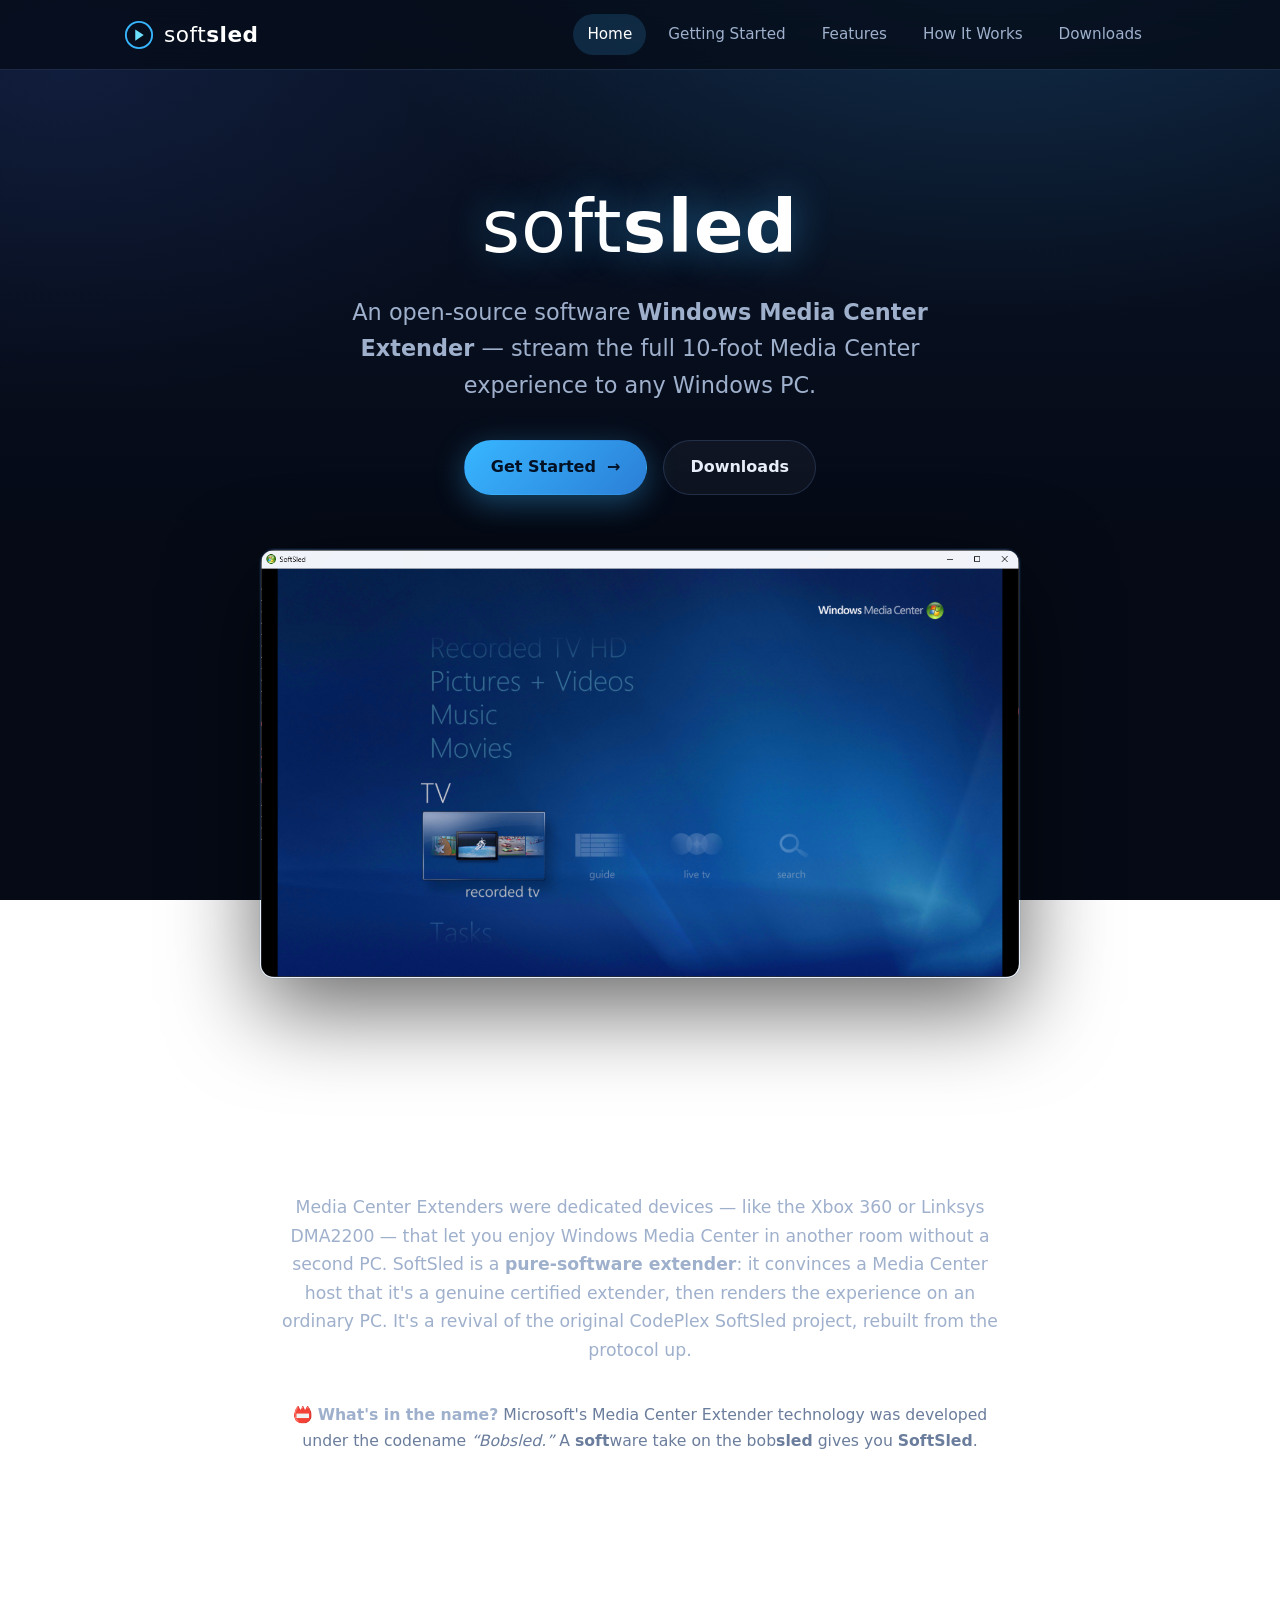
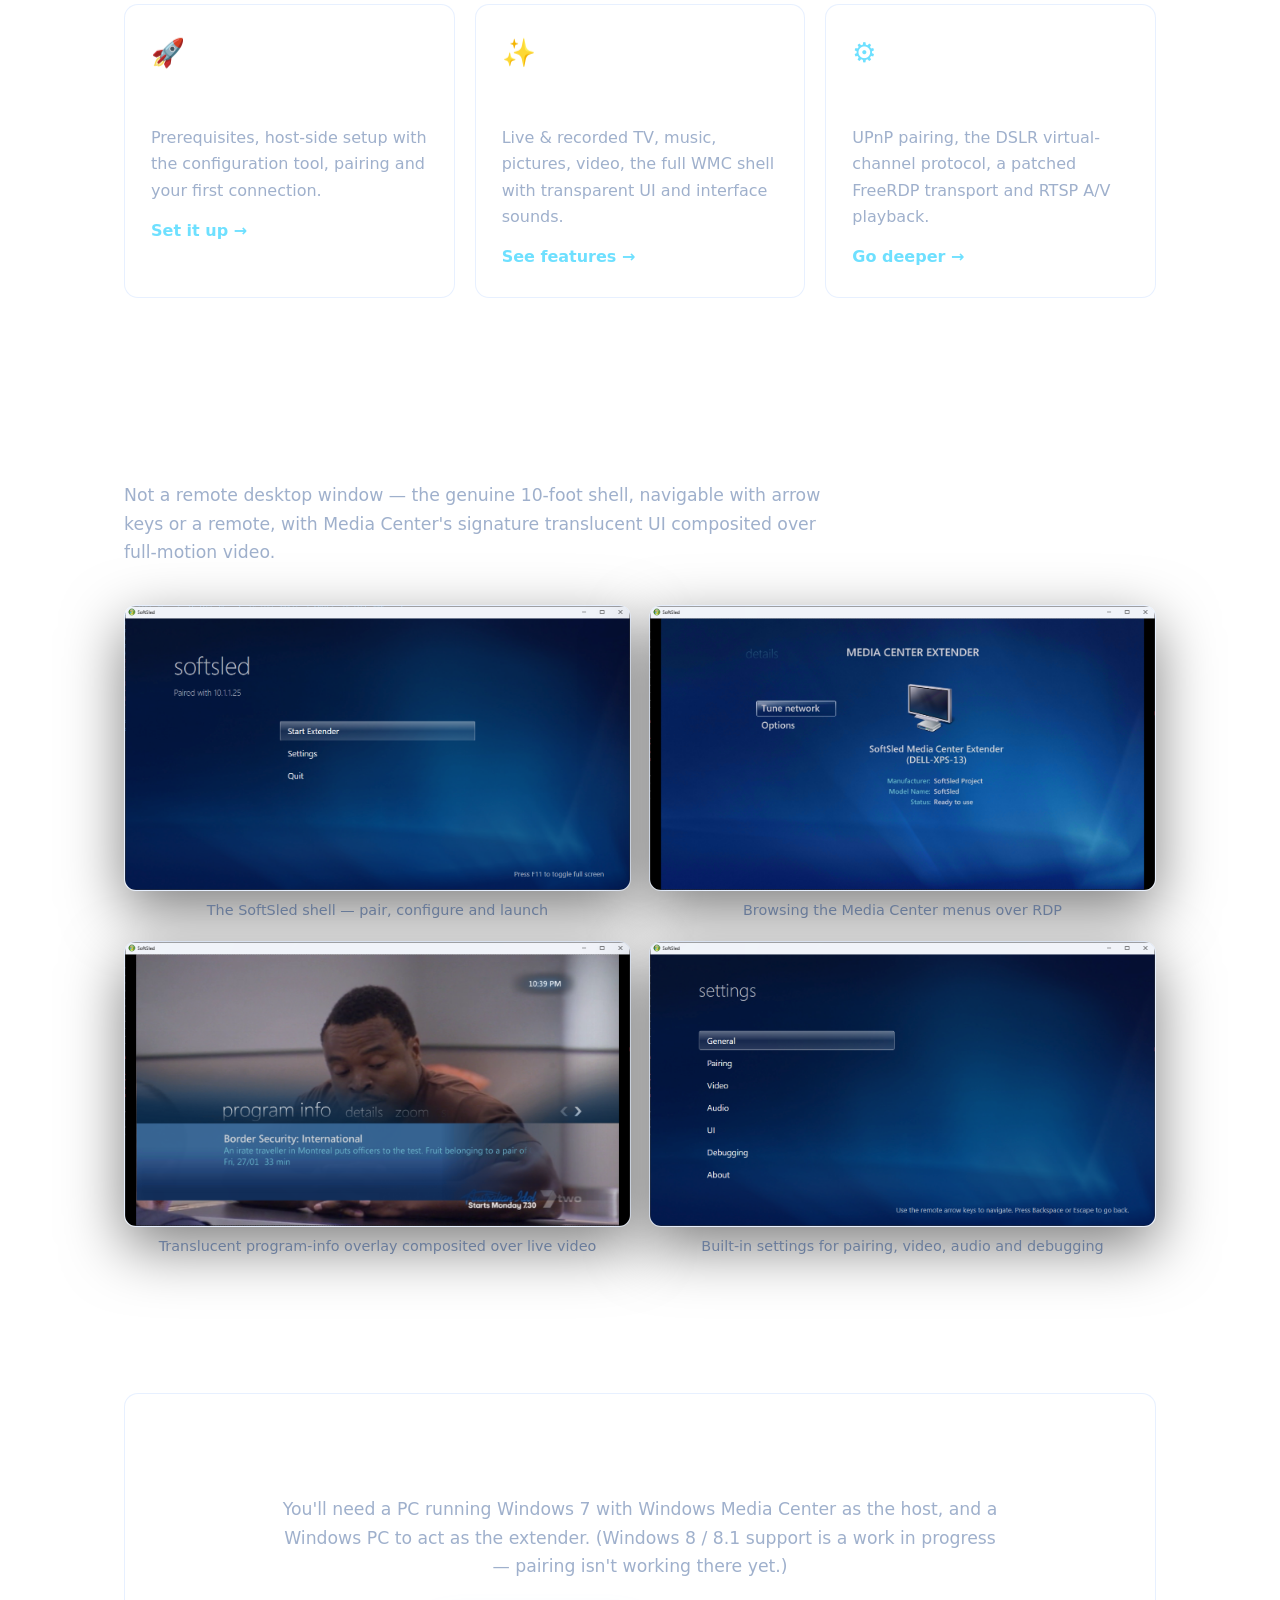
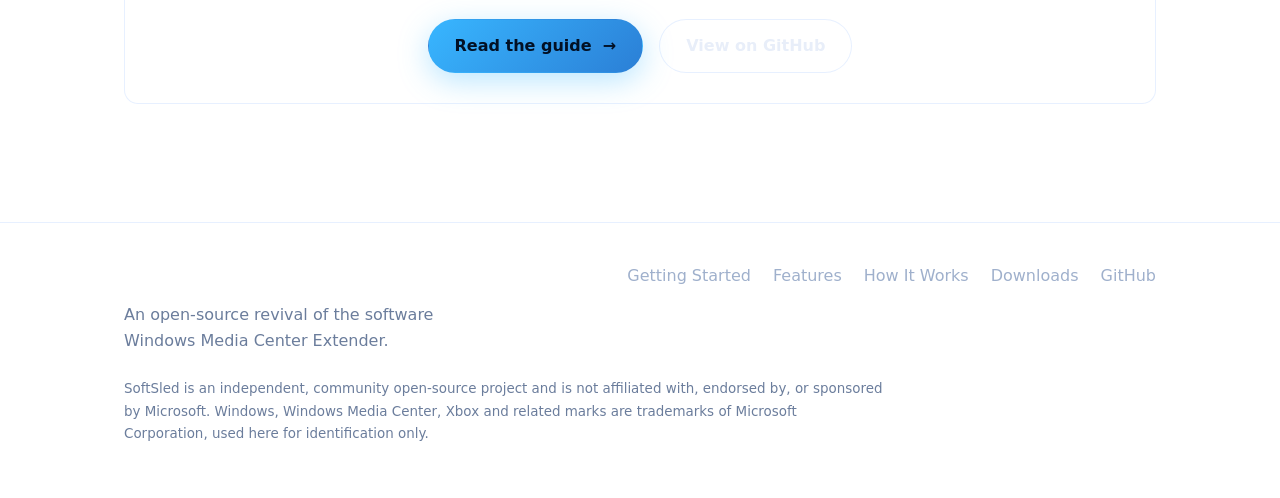
<file: index.html>
<!DOCTYPE html>
<html lang="en">
<head>
<meta charset="UTF-8">
<meta name="viewport" content="width=device-width, initial-scale=1.0">
<title>SoftSled — Open-source Windows Media Center Extender</title>
<meta name="description" content="SoftSled is an open-source software Windows Media Center Extender. Stream the full Media Center 10-foot experience — live & recorded TV, music, pictures and video — to any Windows PC.">
<link rel="preconnect" href="https://github.com">
<link rel="stylesheet" href="assets/css/style.css">
<link rel="icon" href="data:image/svg+xml,%3Csvg xmlns='http://www.w3.org/2000/svg' viewBox='0 0 32 32'%3E%3Ccircle cx='16' cy='16' r='15' fill='%23050a16' stroke='%2338b6ff' stroke-width='2'/%3E%3Cpath d='M11 10v12l10-6z' fill='%2338b6ff'/%3E%3C/svg%3E">
</head>
<body>

<header class="site">
  <nav class="nav" id="nav">
    <a href="index.html" class="brand">
      <span class="logo">
        <svg width="30" height="30" viewBox="0 0 32 32"><circle cx="16" cy="16" r="14" fill="none" stroke="#38b6ff" stroke-width="2"/><path d="M12 10v12l9-6z" fill="#6ee0ff"/></svg>
      </span>
      <span>soft<b>sled</b></span>
    </a>
    <a class="navlink active" href="index.html">Home</a>
    <a class="navlink" href="getting-started.html">Getting Started</a>
    <a class="navlink" href="features.html">Features</a>
    <a class="navlink" href="how-it-works.html">How It Works</a>
    <a class="navlink" href="downloads.html">Downloads</a>
    <button class="nav-toggle" aria-label="Menu" onclick="document.getElementById('nav').classList.toggle('open')">☰</button>
  </nav>
</header>

<section class="hero">
  <div class="container">
    <h1 class="glow">soft<b>sled</b></h1>
    <p class="tagline">An open-source software <strong>Windows Media Center Extender</strong> — stream the full 10-foot Media Center experience to any Windows PC.</p>
    <div class="btn-row">
      <a class="btn btn-primary" href="getting-started.html">Get Started &nbsp;→</a>
      <a class="btn btn-ghost" href="downloads.html">Downloads</a>
    </div>
    <p style="margin-top:54px"><img class="shot-hero" src="assets/img/wmc-home.png" alt="Windows Media Center home screen running through SoftSled"></p>
  </div>
</section>

<section>
  <div class="container center">
    <h2 class="section-title">What is <b>SoftSled</b>?</h2>
    <p class="section-lede">Media Center Extenders were dedicated devices — like the Xbox 360 or Linksys DMA2200 — that let you enjoy Windows Media Center in another room without a second PC. SoftSled is a <strong>pure-software extender</strong>: it convinces a Media Center host that it's a genuine certified extender, then renders the experience on an ordinary PC. It's a revival of the original CodePlex SoftSled project, rebuilt from the protocol up.</p>
    <p class="section-lede" style="font-size:0.98rem;color:var(--text-faint)">📛 <strong style="color:var(--text-dim)">What's in the name?</strong> Microsoft's Media Center Extender technology was developed under the codename <em>“Bobsled.”</em> A <strong>soft</strong>ware take on the bob<strong>sled</strong> gives you <strong>SoftSled</strong>.</p>
  </div>
</section>

<section>
  <div class="container">
    <div class="grid grid-3">
      <a class="card link-card" href="getting-started.html">
        <span class="ico">🚀</span>
        <h3>Getting Started</h3>
        <p>Prerequisites, host-side setup with the configuration tool, pairing and your first connection.</p>
        <span class="more">Set it up →</span>
      </a>
      <a class="card link-card" href="features.html">
        <span class="ico">✨</span>
        <h3>Features</h3>
        <p>Live & recorded TV, music, pictures, video, the full WMC shell with transparent UI and interface sounds.</p>
        <span class="more">See features →</span>
      </a>
      <a class="card link-card" href="how-it-works.html">
        <span class="ico">⚙️</span>
        <h3>How It Works</h3>
        <p>UPnP pairing, the DSLR virtual-channel protocol, a patched FreeRDP transport and RTSP A/V playback.</p>
        <span class="more">Go deeper →</span>
      </a>
    </div>
  </div>
</section>

<section>
  <div class="container">
    <h2 class="section-title">The real Media Center experience</h2>
    <p class="section-lede">Not a remote desktop window — the genuine 10-foot shell, navigable with arrow keys or a remote, with Media Center's signature translucent UI composited over full-motion video.</p>
    <div class="gallery">
      <figure>
        <img class="shot" src="assets/img/shell-landing.png" alt="SoftSled landing screen showing pairing status and Start Extender button">
        <figcaption>The SoftSled shell — pair, configure and launch</figcaption>
      </figure>
      <figure>
        <img class="shot" src="assets/img/wmc-tv.png" alt="Media Center TV menu strip">
        <figcaption>Browsing the Media Center menus over RDP</figcaption>
      </figure>
      <figure>
        <img class="shot" src="assets/img/wmc-playback.png" alt="Live TV playback with translucent program-info overlay">
        <figcaption>Translucent program-info overlay composited over live video</figcaption>
      </figure>
      <figure>
        <img class="shot" src="assets/img/settings.png" alt="SoftSled settings screen">
        <figcaption>Built-in settings for pairing, video, audio and debugging</figcaption>
      </figure>
    </div>
  </div>
</section>

<section>
  <div class="container center">
    <div class="panel">
      <h2 class="section-title">Ready to try it?</h2>
      <p class="section-lede center">You'll need a PC running Windows&nbsp;7 with Windows Media Center as the host, and a Windows PC to act as the extender. (Windows&nbsp;8&nbsp;/&nbsp;8.1 support is a work in progress — pairing isn't working there yet.)</p>
      <div class="btn-row">
        <a class="btn btn-primary" href="getting-started.html">Read the guide &nbsp;→</a>
        <a class="btn btn-ghost" href="https://github.com/L2N6H5B3/SoftSled2">View on GitHub</a>
      </div>
    </div>
  </div>
</section>

<footer class="site">
  <div class="container">
    <div class="foot-grid">
      <div>
        <div class="brand" style="font-size:1.15rem">soft<b>sled</b></div>
        <p style="margin:8px 0 0;max-width:340px">An open-source revival of the software Windows Media Center Extender.</p>
      </div>
      <div class="foot-links">
        <a href="getting-started.html">Getting Started</a>
        <a href="features.html">Features</a>
        <a href="how-it-works.html">How It Works</a>
        <a href="downloads.html">Downloads</a>
        <a href="https://github.com/L2N6H5B3/SoftSled2">GitHub</a>
      </div>
    </div>
    <p class="disclaimer">SoftSled is an independent, community open-source project and is not affiliated with, endorsed by, or sponsored by Microsoft. Windows, Windows Media Center, Xbox and related marks are trademarks of Microsoft Corporation, used here for identification only.</p>
  </div>
</footer>

</body>
</html>
</file>
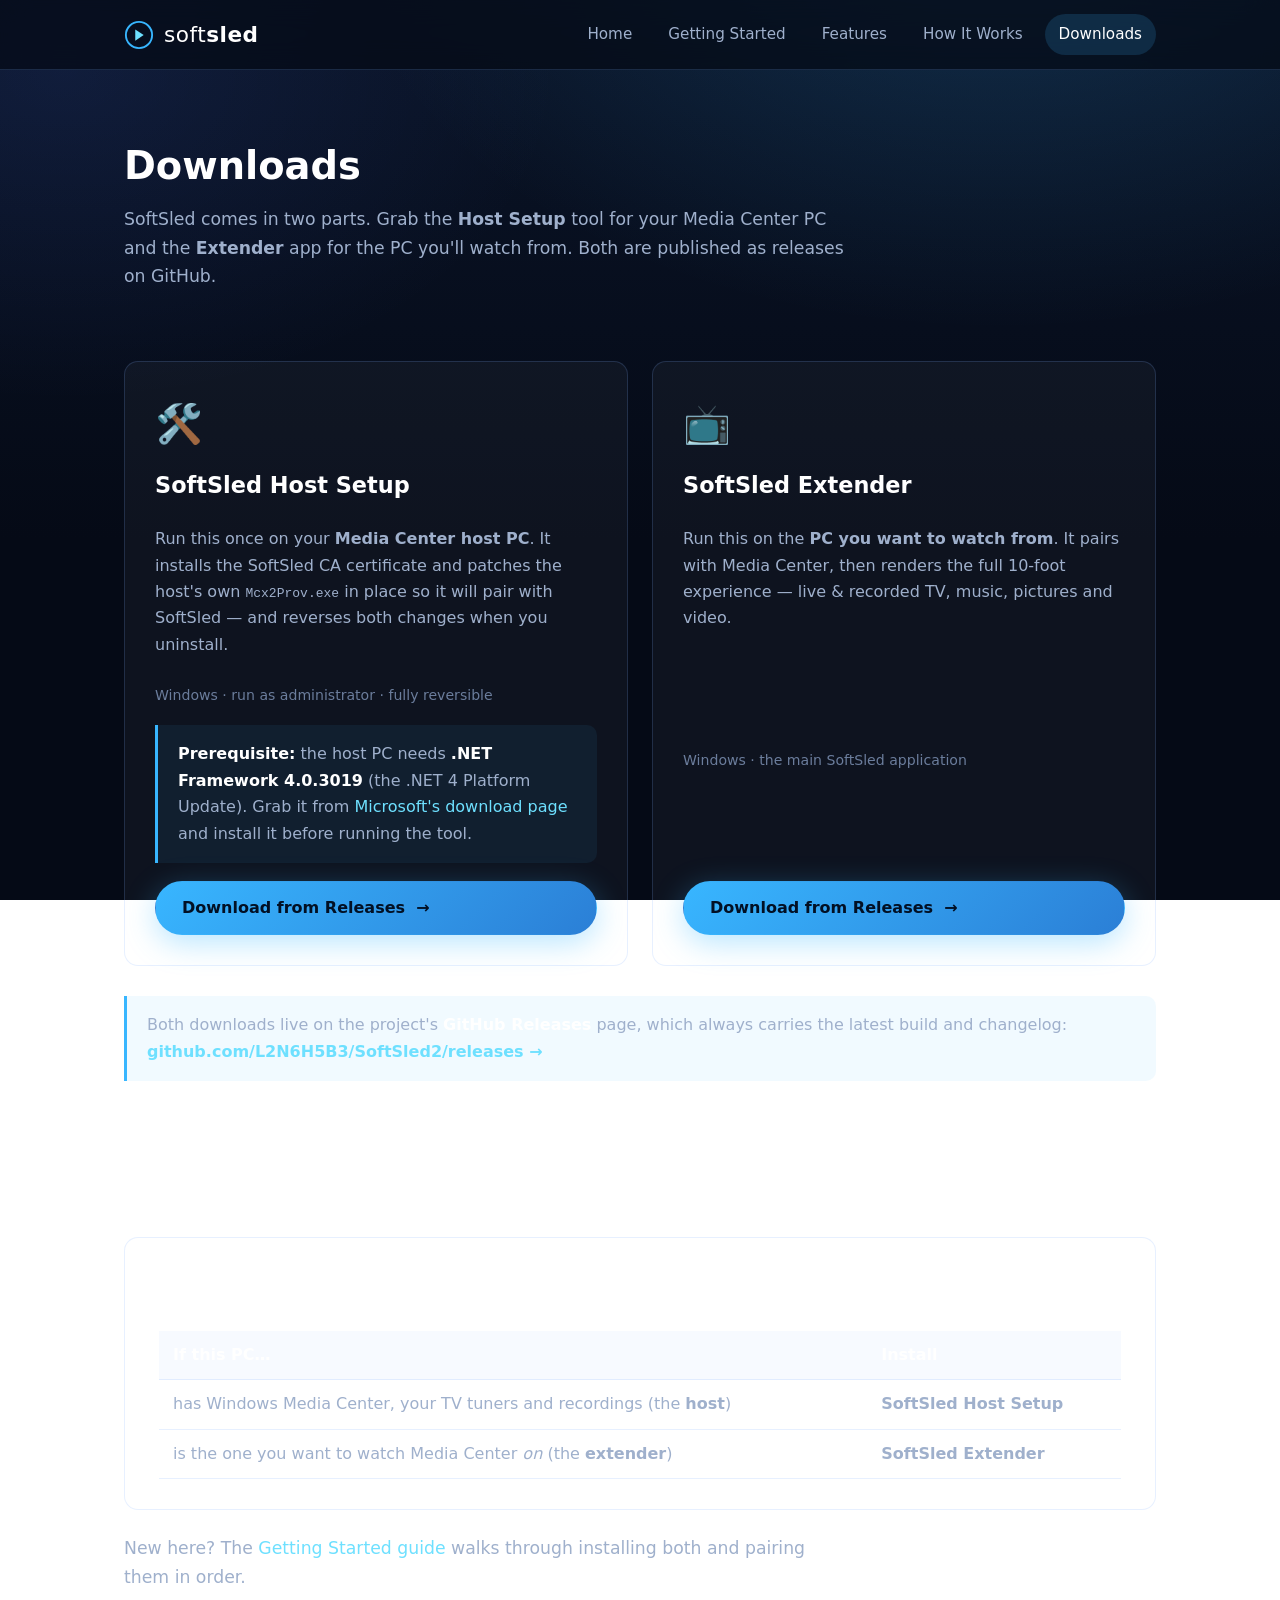
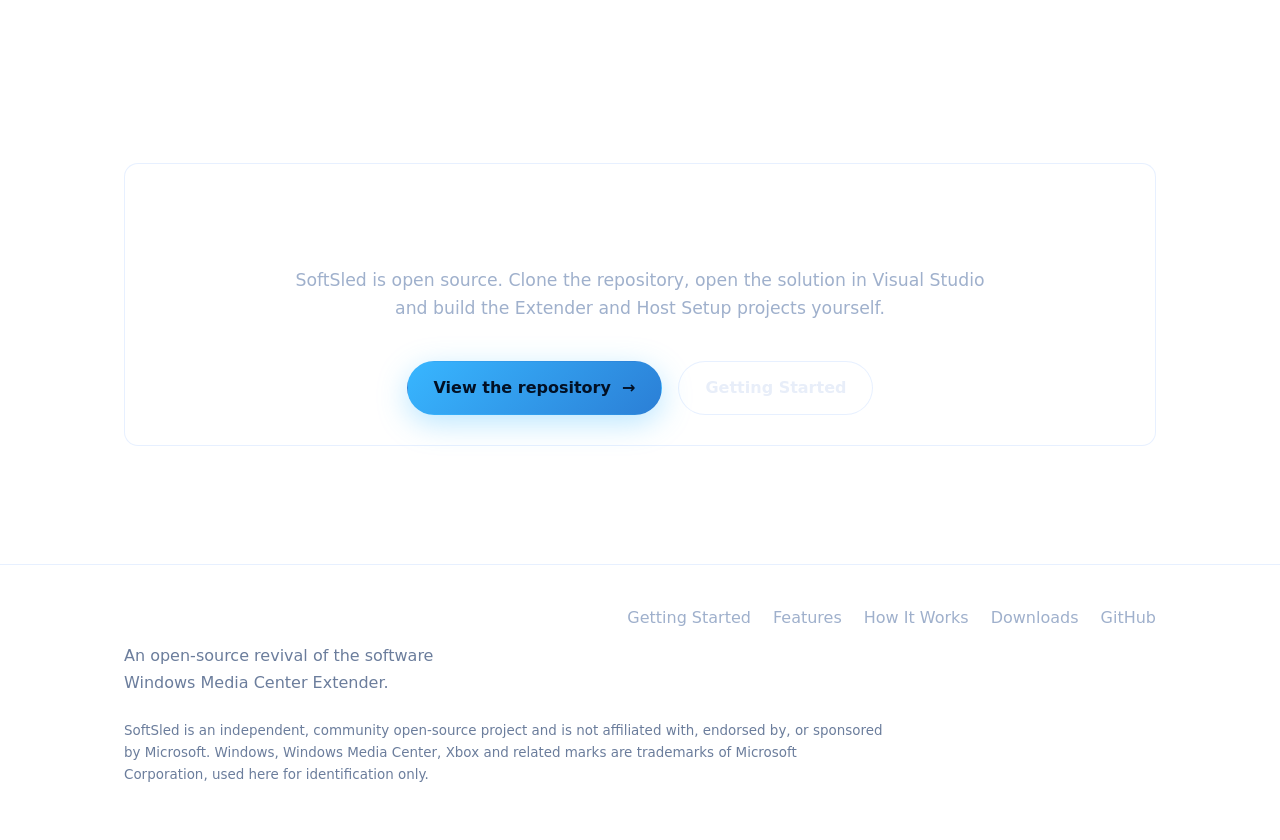
<file: downloads.html>
<!DOCTYPE html>
<html lang="en">
<head>
<meta charset="UTF-8">
<meta name="viewport" content="width=device-width, initial-scale=1.0">
<title>Downloads — SoftSled</title>
<meta name="description" content="Download SoftSled: the Host Setup tool for your Media Center PC and the SoftSled Extender app. Released on GitHub.">
<link rel="stylesheet" href="assets/css/style.css">
<link rel="icon" href="data:image/svg+xml,%3Csvg xmlns='http://www.w3.org/2000/svg' viewBox='0 0 32 32'%3E%3Ccircle cx='16' cy='16' r='15' fill='%23050a16' stroke='%2338b6ff' stroke-width='2'/%3E%3Cpath d='M11 10v12l10-6z' fill='%2338b6ff'/%3E%3C/svg%3E">
</head>
<body>

<header class="site">
  <nav class="nav" id="nav">
    <a href="index.html" class="brand">
      <span class="logo"><svg width="30" height="30" viewBox="0 0 32 32"><circle cx="16" cy="16" r="14" fill="none" stroke="#38b6ff" stroke-width="2"/><path d="M12 10v12l9-6z" fill="#6ee0ff"/></svg></span>
      <span>soft<b>sled</b></span>
    </a>
    <a class="navlink" href="index.html">Home</a>
    <a class="navlink" href="getting-started.html">Getting Started</a>
    <a class="navlink" href="features.html">Features</a>
    <a class="navlink" href="how-it-works.html">How It Works</a>
    <a class="navlink active" href="downloads.html">Downloads</a>
    <button class="nav-toggle" aria-label="Menu" onclick="document.getElementById('nav').classList.toggle('open')">☰</button>
  </nav>
</header>

<section style="padding-top:64px;padding-bottom:16px">
  <div class="container">
    <h1 class="section-title"><b>Downloads</b></h1>
    <p class="section-lede">SoftSled comes in two parts. Grab the <strong>Host Setup</strong> tool for your Media Center PC and the <strong>Extender</strong> app for the PC you'll watch from. Both are published as releases on GitHub.</p>
  </div>
</section>

<section style="padding-top:8px">
  <div class="container">
    <div class="dl-grid">

      <div class="dl-card">
        <span class="ico">🛠️</span>
        <h3>SoftSled Host Setup</h3>
        <p>Run this once on your <strong>Media Center host PC</strong>. It installs the SoftSled CA certificate and patches the host's own <code>Mcx2Prov.exe</code> in place so it will pair with SoftSled — and reverses both changes when you uninstall.</p>
        <p class="meta">Windows · run as administrator · fully reversible</p>
        <div class="callout" style="margin:0 0 18px">
          <strong>Prerequisite:</strong> the host PC needs <strong>.NET Framework 4.0.3019</strong> (the .NET&nbsp;4 Platform Update). Grab it from <a href="https://www.microsoft.com/en-au/download/details.aspx?id=17718">Microsoft's download page</a> and install it before running the tool.
        </div>
        <a class="btn btn-primary" href="https://github.com/L2N6H5B3/SoftSled2/releases">Download from Releases &nbsp;→</a>
      </div>

      <div class="dl-card">
        <span class="ico">📺</span>
        <h3>SoftSled Extender</h3>
        <p>Run this on the <strong>PC you want to watch from</strong>. It pairs with Media Center, then renders the full 10-foot experience — live &amp; recorded TV, music, pictures and video.</p>
        <p class="meta">Windows · the main SoftSled application</p>
        <a class="btn btn-primary" href="https://github.com/L2N6H5B3/SoftSled2/releases">Download from Releases &nbsp;→</a>
      </div>

    </div>

    <div class="callout" style="margin-top:30px">
      Both downloads live on the project's <strong>GitHub Releases</strong> page, which always carries the latest build and changelog:
      <br><a href="https://github.com/L2N6H5B3/SoftSled2/releases" style="font-weight:600">github.com/L2N6H5B3/SoftSled2/releases →</a>
    </div>
  </div>
</section>

<section>
  <div class="container">
    <div class="panel">
      <h2 class="section-title" style="font-size:1.7rem">Which do I install where?</h2>
      <table class="tbl" style="margin-bottom:0">
        <tr><th>If this PC…</th><th>Install</th></tr>
        <tr><td>has Windows Media Center, your TV tuners and recordings (the <strong>host</strong>)</td><td><strong>SoftSled Host Setup</strong></td></tr>
        <tr><td>is the one you want to watch Media Center <em>on</em> (the <strong>extender</strong>)</td><td><strong>SoftSled Extender</strong></td></tr>
      </table>
    </div>
    <p class="section-lede" style="margin-top:24px">New here? The <a href="getting-started.html">Getting Started guide</a> walks through installing both and pairing them in order.</p>
  </div>
</section>

<section>
  <div class="container center">
    <div class="panel">
      <h2 class="section-title">Build from source</h2>
      <p class="section-lede center">SoftSled is open source. Clone the repository, open the solution in Visual Studio and build the Extender and Host Setup projects yourself.</p>
      <div class="btn-row">
        <a class="btn btn-primary" href="https://github.com/L2N6H5B3/SoftSled2">View the repository &nbsp;→</a>
        <a class="btn btn-ghost" href="getting-started.html">Getting Started</a>
      </div>
    </div>
  </div>
</section>

<footer class="site">
  <div class="container">
    <div class="foot-grid">
      <div>
        <div class="brand" style="font-size:1.15rem">soft<b>sled</b></div>
        <p style="margin:8px 0 0;max-width:340px">An open-source revival of the software Windows Media Center Extender.</p>
      </div>
      <div class="foot-links">
        <a href="getting-started.html">Getting Started</a>
        <a href="features.html">Features</a>
        <a href="how-it-works.html">How It Works</a>
        <a href="downloads.html">Downloads</a>
        <a href="https://github.com/L2N6H5B3/SoftSled2">GitHub</a>
      </div>
    </div>
    <p class="disclaimer">SoftSled is an independent, community open-source project and is not affiliated with, endorsed by, or sponsored by Microsoft. Windows, Windows Media Center, Xbox and related marks are trademarks of Microsoft Corporation, used here for identification only.</p>
  </div>
</footer>

</body>
</html>
</file>
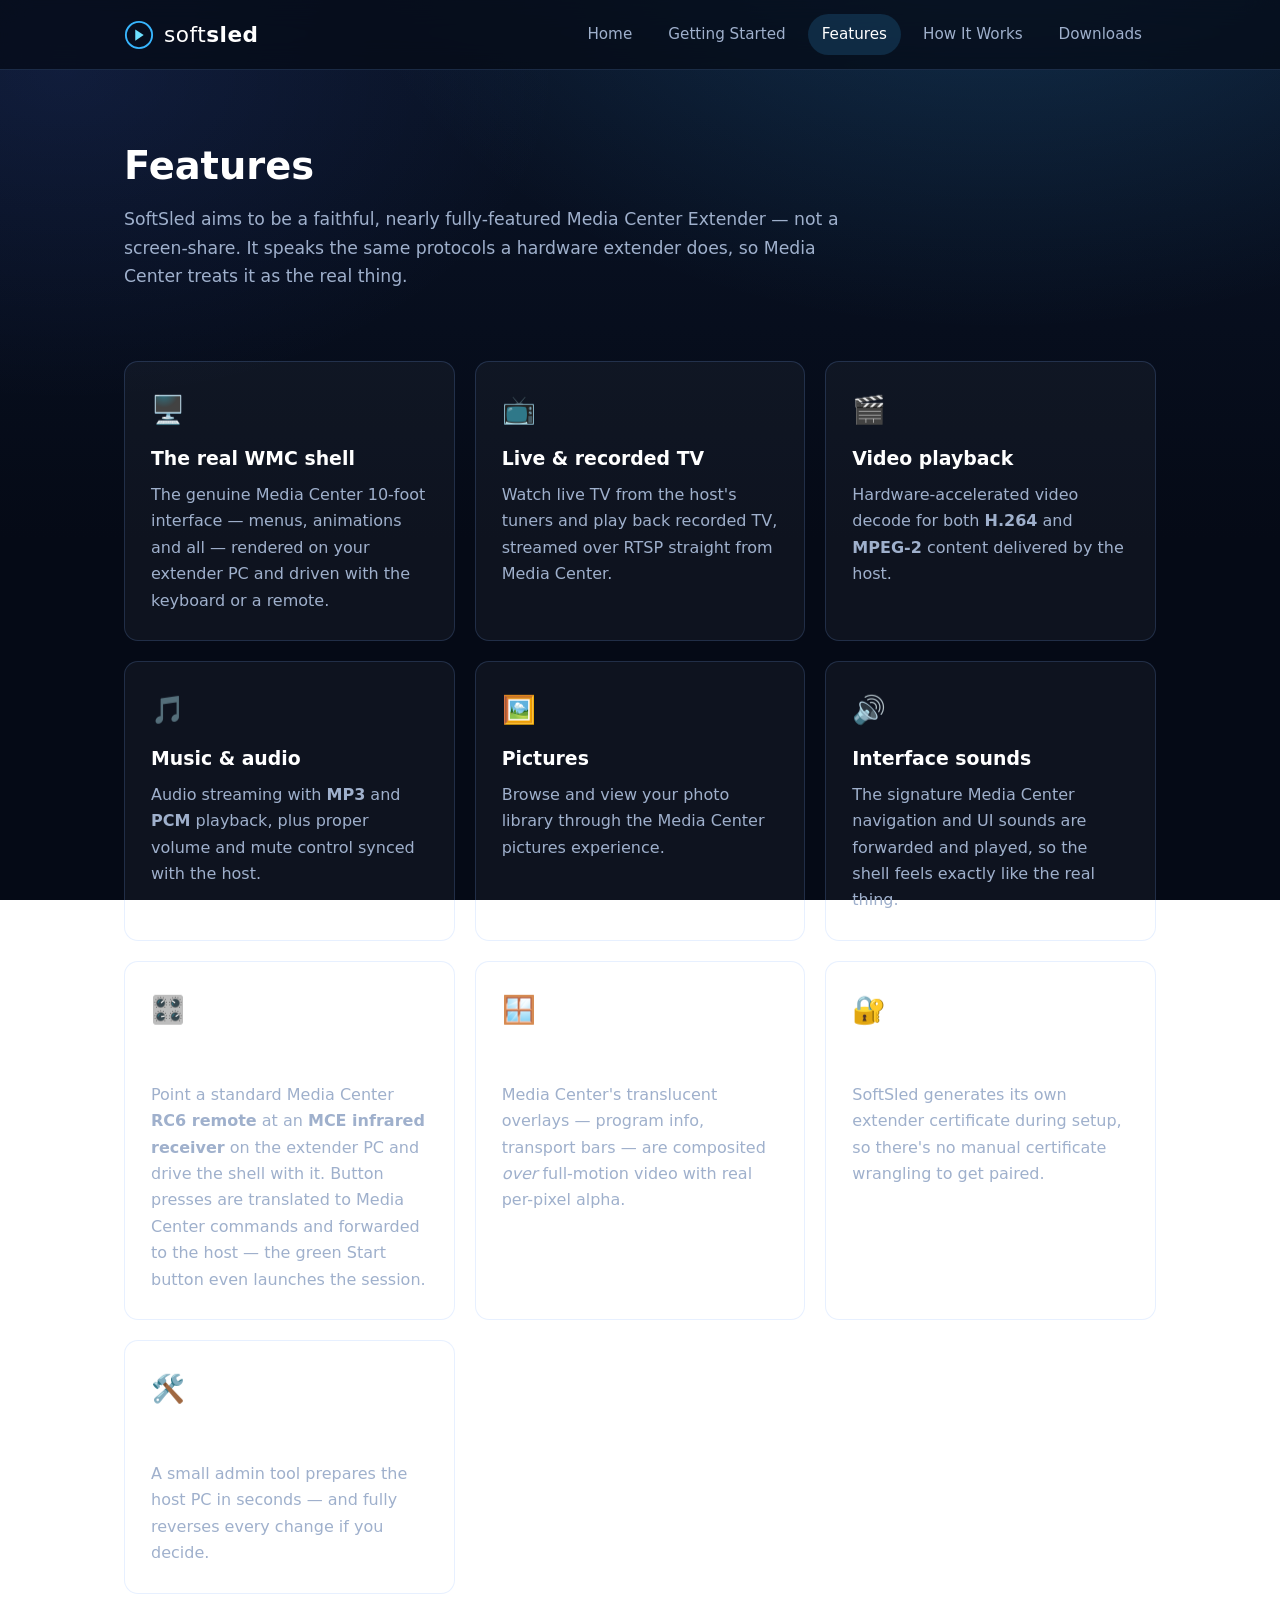
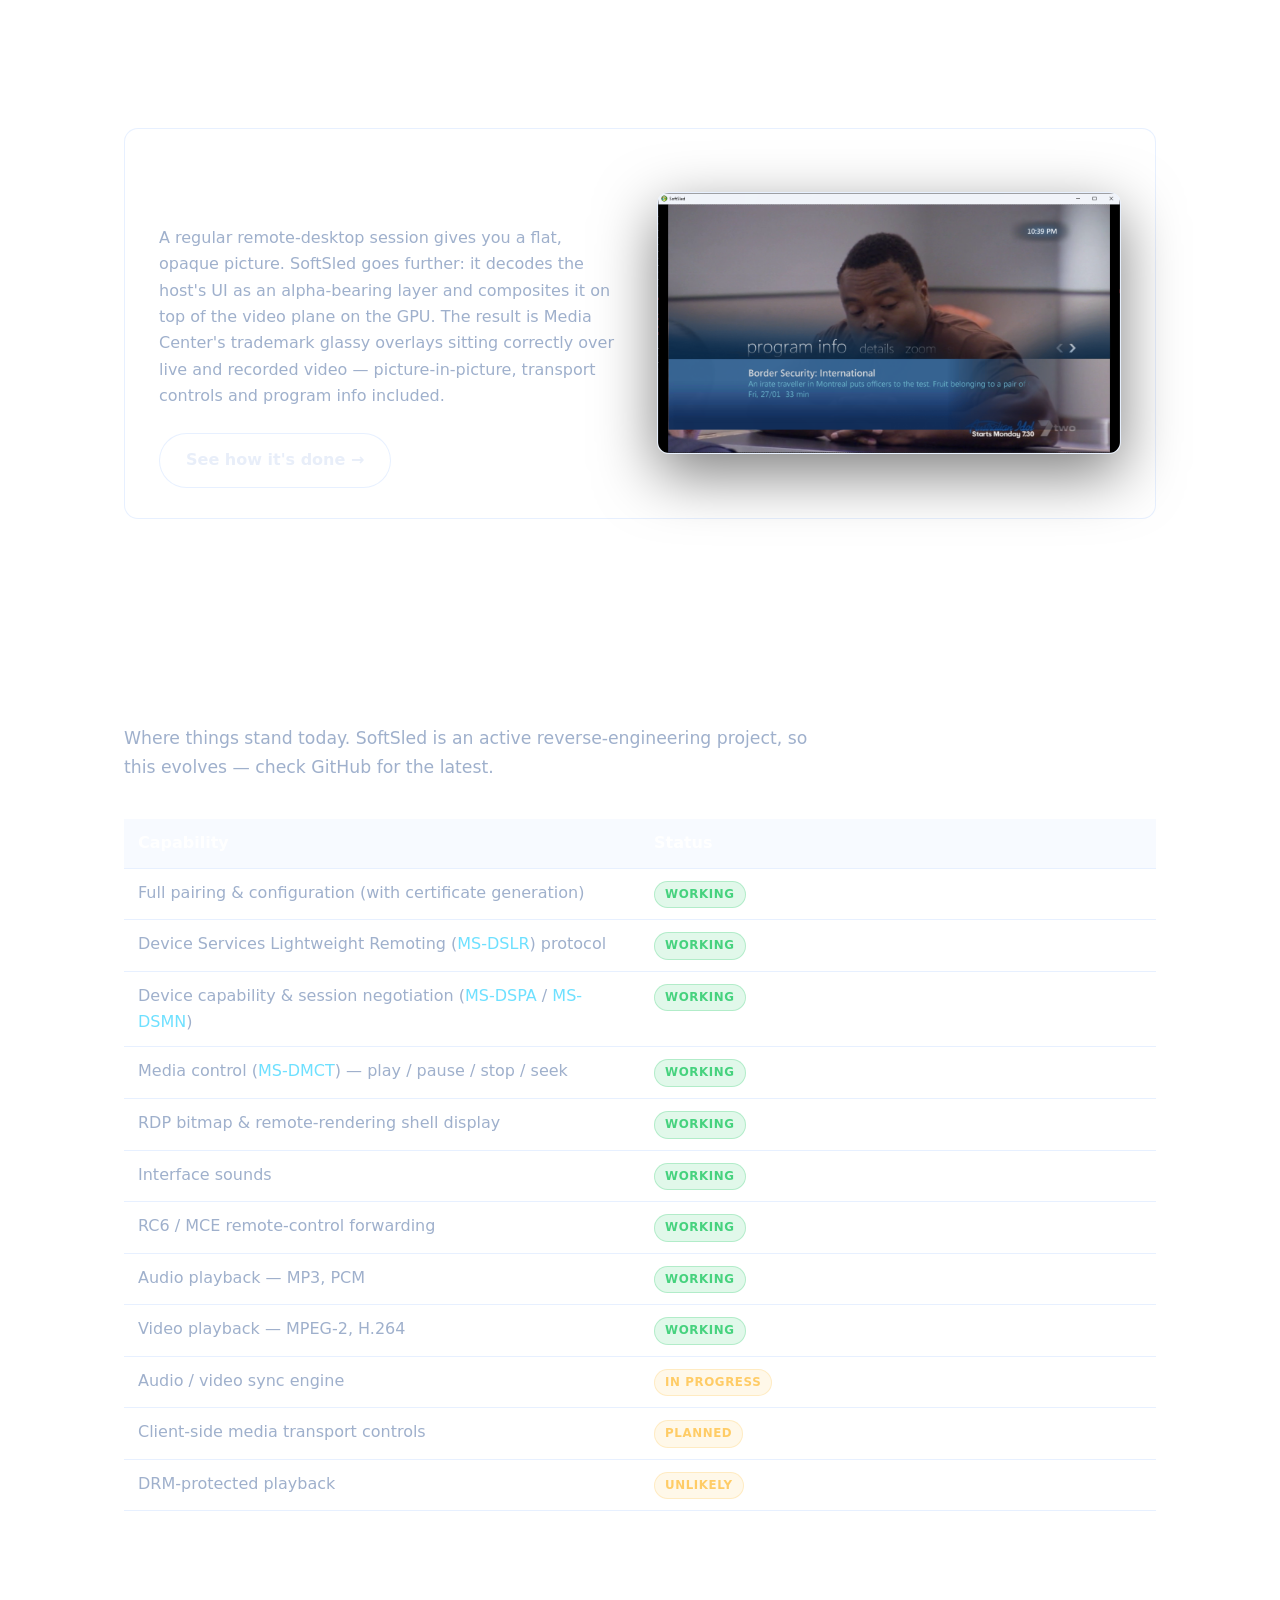
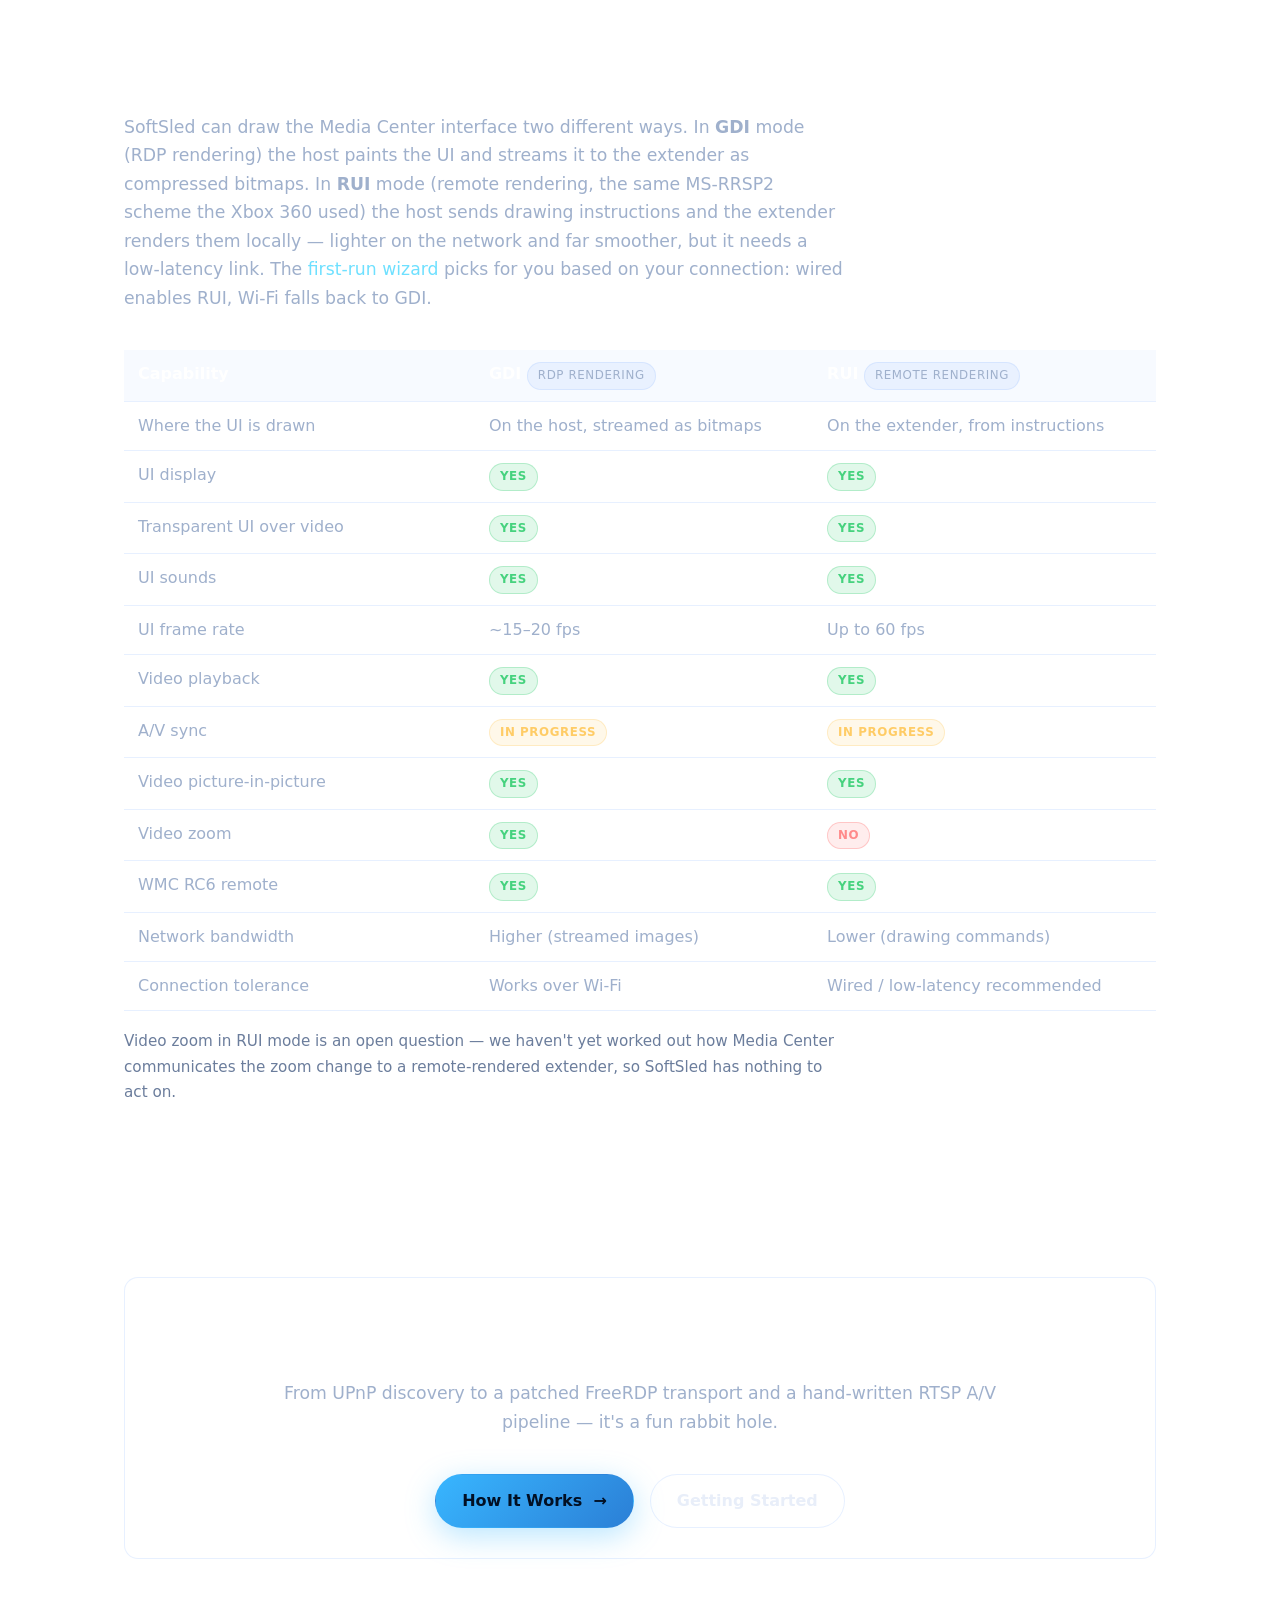
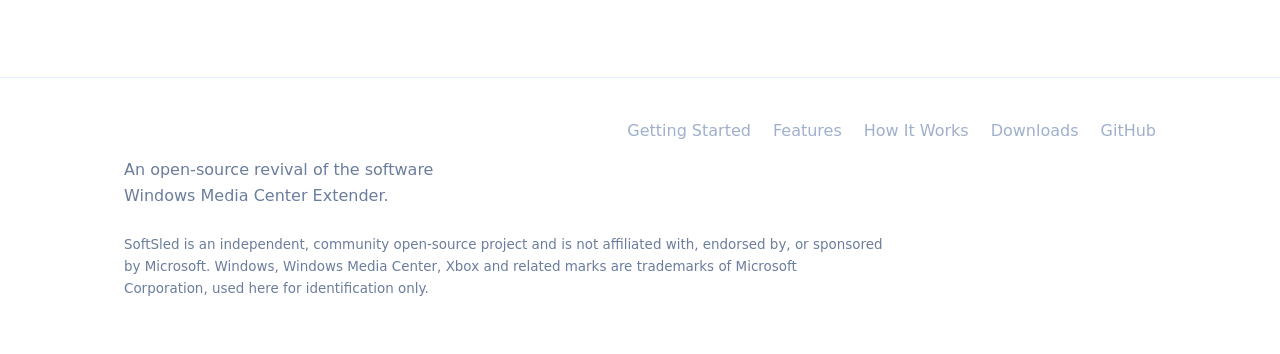
<file: features.html>
<!DOCTYPE html>
<html lang="en">
<head>
<meta charset="UTF-8">
<meta name="viewport" content="width=device-width, initial-scale=1.0">
<title>Features — SoftSled</title>
<meta name="description" content="What SoftSled can do: the full Media Center shell, live & recorded TV, music, pictures and video over RDP, transparent UI compositing, interface sounds and on-the-fly certificate pairing.">
<link rel="stylesheet" href="assets/css/style.css">
<link rel="icon" href="data:image/svg+xml,%3Csvg xmlns='http://www.w3.org/2000/svg' viewBox='0 0 32 32'%3E%3Ccircle cx='16' cy='16' r='15' fill='%23050a16' stroke='%2338b6ff' stroke-width='2'/%3E%3Cpath d='M11 10v12l10-6z' fill='%2338b6ff'/%3E%3C/svg%3E">
</head>
<body>

<header class="site">
  <nav class="nav" id="nav">
    <a href="index.html" class="brand">
      <span class="logo"><svg width="30" height="30" viewBox="0 0 32 32"><circle cx="16" cy="16" r="14" fill="none" stroke="#38b6ff" stroke-width="2"/><path d="M12 10v12l9-6z" fill="#6ee0ff"/></svg></span>
      <span>soft<b>sled</b></span>
    </a>
    <a class="navlink" href="index.html">Home</a>
    <a class="navlink" href="getting-started.html">Getting Started</a>
    <a class="navlink active" href="features.html">Features</a>
    <a class="navlink" href="how-it-works.html">How It Works</a>
    <a class="navlink" href="downloads.html">Downloads</a>
    <button class="nav-toggle" aria-label="Menu" onclick="document.getElementById('nav').classList.toggle('open')">☰</button>
  </nav>
</header>

<section style="padding-top:64px;padding-bottom:24px">
  <div class="container">
    <h1 class="section-title"><b>Features</b></h1>
    <p class="section-lede">SoftSled aims to be a faithful, nearly fully-featured Media Center Extender — not a screen-share. It speaks the same protocols a hardware extender does, so Media Center treats it as the real thing.</p>
  </div>
</section>

<section style="padding-top:8px">
  <div class="container">
    <div class="grid grid-3">
      <div class="card">
        <span class="ico">🖥️</span>
        <h3>The real WMC shell</h3>
        <p>The genuine Media Center 10-foot interface — menus, animations and all — rendered on your extender PC and driven with the keyboard or a remote.</p>
      </div>
      <div class="card">
        <span class="ico">📺</span>
        <h3>Live &amp; recorded TV</h3>
        <p>Watch live TV from the host's tuners and play back recorded TV, streamed over RTSP straight from Media Center.</p>
      </div>
      <div class="card">
        <span class="ico">🎬</span>
        <h3>Video playback</h3>
        <p>Hardware-accelerated video decode for both <strong>H.264</strong> and <strong>MPEG-2</strong> content delivered by the host.</p>
      </div>
      <div class="card">
        <span class="ico">🎵</span>
        <h3>Music &amp; audio</h3>
        <p>Audio streaming with <strong>MP3</strong> and <strong>PCM</strong> playback, plus proper volume and mute control synced with the host.</p>
      </div>
      <div class="card">
        <span class="ico">🖼️</span>
        <h3>Pictures</h3>
        <p>Browse and view your photo library through the Media Center pictures experience.</p>
      </div>
      <div class="card">
        <span class="ico">🔊</span>
        <h3>Interface sounds</h3>
        <p>The signature Media Center navigation and UI sounds are forwarded and played, so the shell feels exactly like the real thing.</p>
      </div>
      <div class="card">
        <span class="ico">🎛️</span>
        <h3>MCE remote control</h3>
        <p>Point a standard Media Center <strong>RC6 remote</strong> at an <strong>MCE infrared receiver</strong> on the extender PC and drive the shell with it. Button presses are translated to Media Center commands and forwarded to the host — the green Start button even launches the session.</p>
      </div>
      <div class="card">
        <span class="ico">🪟</span>
        <h3>Transparent UI over video</h3>
        <p>Media Center's translucent overlays — program info, transport bars — are composited <em>over</em> full-motion video with real per-pixel alpha.</p>
      </div>
      <div class="card">
        <span class="ico">🔐</span>
        <h3>On-the-fly pairing</h3>
        <p>SoftSled generates its own extender certificate during setup, so there's no manual certificate wrangling to get paired.</p>
      </div>
      <div class="card">
        <span class="ico">🛠️</span>
        <h3>One-click host setup</h3>
        <p>A small admin tool prepares the host PC in seconds — and fully reverses every change if you decide.</p>
      </div>
    </div>
  </div>
</section>

<section>
  <div class="container">
    <div class="panel" style="display:grid;grid-template-columns:1fr 1fr;gap:34px;align-items:center">
      <div>
        <h2 class="section-title" style="font-size:1.9rem">Translucency, done properly</h2>
        <p style="color:var(--text-dim)">A regular remote-desktop session gives you a flat, opaque picture. SoftSled goes further: it decodes the host's UI as an alpha-bearing layer and composites it on top of the video plane on the GPU. The result is Media Center's trademark glassy overlays sitting correctly over live and recorded video — picture-in-picture, transport controls and program info included.</p>
        <a class="btn btn-ghost" href="how-it-works.html" style="margin-top:8px">See how it's done →</a>
      </div>
      <div>
        <img class="shot" src="assets/img/wmc-playback.png" alt="Translucent program info overlay over live TV">
      </div>
    </div>
  </div>
</section>

<section>
  <div class="container">
    <h2 class="section-title">Capability matrix</h2>
    <p class="section-lede">Where things stand today. SoftSled is an active reverse-engineering project, so this evolves — check GitHub for the latest.</p>
    <table class="tbl">
      <tr><th style="width:50%">Capability</th><th>Status</th></tr>
      <tr><td>Full pairing &amp; configuration (with certificate generation)</td><td><span class="tag">Working</span></td></tr>
      <tr><td>Device Services Lightweight Remoting (<a href="https://learn.microsoft.com/en-us/openspecs/windows_protocols/ms-dslr">MS-DSLR</a>) protocol</td><td><span class="tag">Working</span></td></tr>
      <tr><td>Device capability &amp; session negotiation (<a href="https://learn.microsoft.com/en-us/openspecs/windows_protocols/ms-dspa">MS-DSPA</a> / <a href="https://learn.microsoft.com/en-us/openspecs/windows_protocols/ms-dsmn">MS-DSMN</a>)</td><td><span class="tag">Working</span></td></tr>
      <tr><td>Media control (<a href="https://learn.microsoft.com/en-us/openspecs/windows_protocols/MS-DMCT">MS-DMCT</a>) — play / pause / stop / seek</td><td><span class="tag">Working</span></td></tr>
      <tr><td>RDP bitmap &amp; remote-rendering shell display</td><td><span class="tag">Working</span></td></tr>
      <tr><td>Interface sounds</td><td><span class="tag">Working</span></td></tr>
      <tr><td>RC6 / MCE remote-control forwarding</td><td><span class="tag">Working</span></td></tr>
      <tr><td>Audio playback — MP3, PCM</td><td><span class="tag">Working</span></td></tr>
      <tr><td>Video playback — MPEG-2, H.264</td><td><span class="tag">Working</span></td></tr>
      <tr><td>Audio / video sync engine</td><td><span class="tag wip">In progress</span></td></tr>
      <tr><td>Client-side media transport controls</td><td><span class="tag wip">Planned</span></td></tr>
      <tr><td>DRM-protected playback</td><td><span class="tag wip">Unlikely</span></td></tr>
    </table>
  </div>
</section>

<section>
  <div class="container">
    <h2 class="section-title">Rendering modes: <b>GDI</b> vs <b>RUI</b></h2>
    <p class="section-lede">SoftSled can draw the Media Center interface two different ways. In <strong>GDI</strong> mode (RDP rendering) the host paints the UI and streams it to the extender as compressed bitmaps. In <strong>RUI</strong> mode (remote rendering, the same MS-RRSP2 scheme the Xbox 360 used) the host sends drawing instructions and the extender renders them locally — lighter on the network and far smoother, but it needs a low-latency link. The <a href="getting-started.html">first-run wizard</a> picks for you based on your connection: wired enables RUI, Wi-Fi falls back to GDI.</p>
    <table class="tbl">
      <tr><th style="width:34%">Capability</th><th>GDI <span class="tag dim" style="font-weight:500">RDP rendering</span></th><th>RUI <span class="tag dim" style="font-weight:500">remote rendering</span></th></tr>
      <tr><td>Where the UI is drawn</td><td>On the host, streamed as bitmaps</td><td>On the extender, from instructions</td></tr>
      <tr><td>UI display</td><td><span class="tag">Yes</span></td><td><span class="tag">Yes</span></td></tr>
      <tr><td>Transparent UI over video</td><td><span class="tag">Yes</span></td><td><span class="tag">Yes</span></td></tr>
      <tr><td>UI sounds</td><td><span class="tag">Yes</span></td><td><span class="tag">Yes</span></td></tr>
      <tr><td>UI frame rate</td><td>~15–20 fps</td><td>Up to 60 fps</td></tr>
      <tr><td>Video playback</td><td><span class="tag">Yes</span></td><td><span class="tag">Yes</span></td></tr>
      <tr><td>A/V sync</td><td><span class="tag wip">In progress</span></td><td><span class="tag wip">In progress</span></td></tr>
      <tr><td>Video picture-in-picture</td><td><span class="tag">Yes</span></td><td><span class="tag">Yes</span></td></tr>
      <tr><td>Video zoom</td><td><span class="tag">Yes</span></td><td><span class="tag no">No</span></td></tr>
      <tr><td>WMC RC6 remote</td><td><span class="tag">Yes</span></td><td><span class="tag">Yes</span></td></tr>
      <tr><td>Network bandwidth</td><td>Higher (streamed images)</td><td>Lower (drawing commands)</td></tr>
      <tr><td>Connection tolerance</td><td>Works over Wi-Fi</td><td>Wired / low-latency recommended</td></tr>
    </table>
    <p class="section-lede" style="font-size:0.95rem;color:var(--text-faint);margin-top:18px">Video zoom in RUI mode is an open question — we haven't yet worked out how Media Center communicates the zoom change to a remote-rendered extender, so SoftSled has nothing to act on.</p>
  </div>
</section>

<section>
  <div class="container center">
    <div class="panel">
      <h2 class="section-title">Want the technical story?</h2>
      <p class="section-lede center">From UPnP discovery to a patched FreeRDP transport and a hand-written RTSP A/V pipeline — it's a fun rabbit hole.</p>
      <div class="btn-row">
        <a class="btn btn-primary" href="how-it-works.html">How It Works &nbsp;→</a>
        <a class="btn btn-ghost" href="getting-started.html">Getting Started</a>
      </div>
    </div>
  </div>
</section>

<footer class="site">
  <div class="container">
    <div class="foot-grid">
      <div>
        <div class="brand" style="font-size:1.15rem">soft<b>sled</b></div>
        <p style="margin:8px 0 0;max-width:340px">An open-source revival of the software Windows Media Center Extender.</p>
      </div>
      <div class="foot-links">
        <a href="getting-started.html">Getting Started</a>
        <a href="features.html">Features</a>
        <a href="how-it-works.html">How It Works</a>
        <a href="downloads.html">Downloads</a>
        <a href="https://github.com/L2N6H5B3/SoftSled2">GitHub</a>
      </div>
    </div>
    <p class="disclaimer">SoftSled is an independent, community open-source project and is not affiliated with, endorsed by, or sponsored by Microsoft. Windows, Windows Media Center, Xbox and related marks are trademarks of Microsoft Corporation, used here for identification only.</p>
  </div>
</footer>

</body>
</html>
</file>
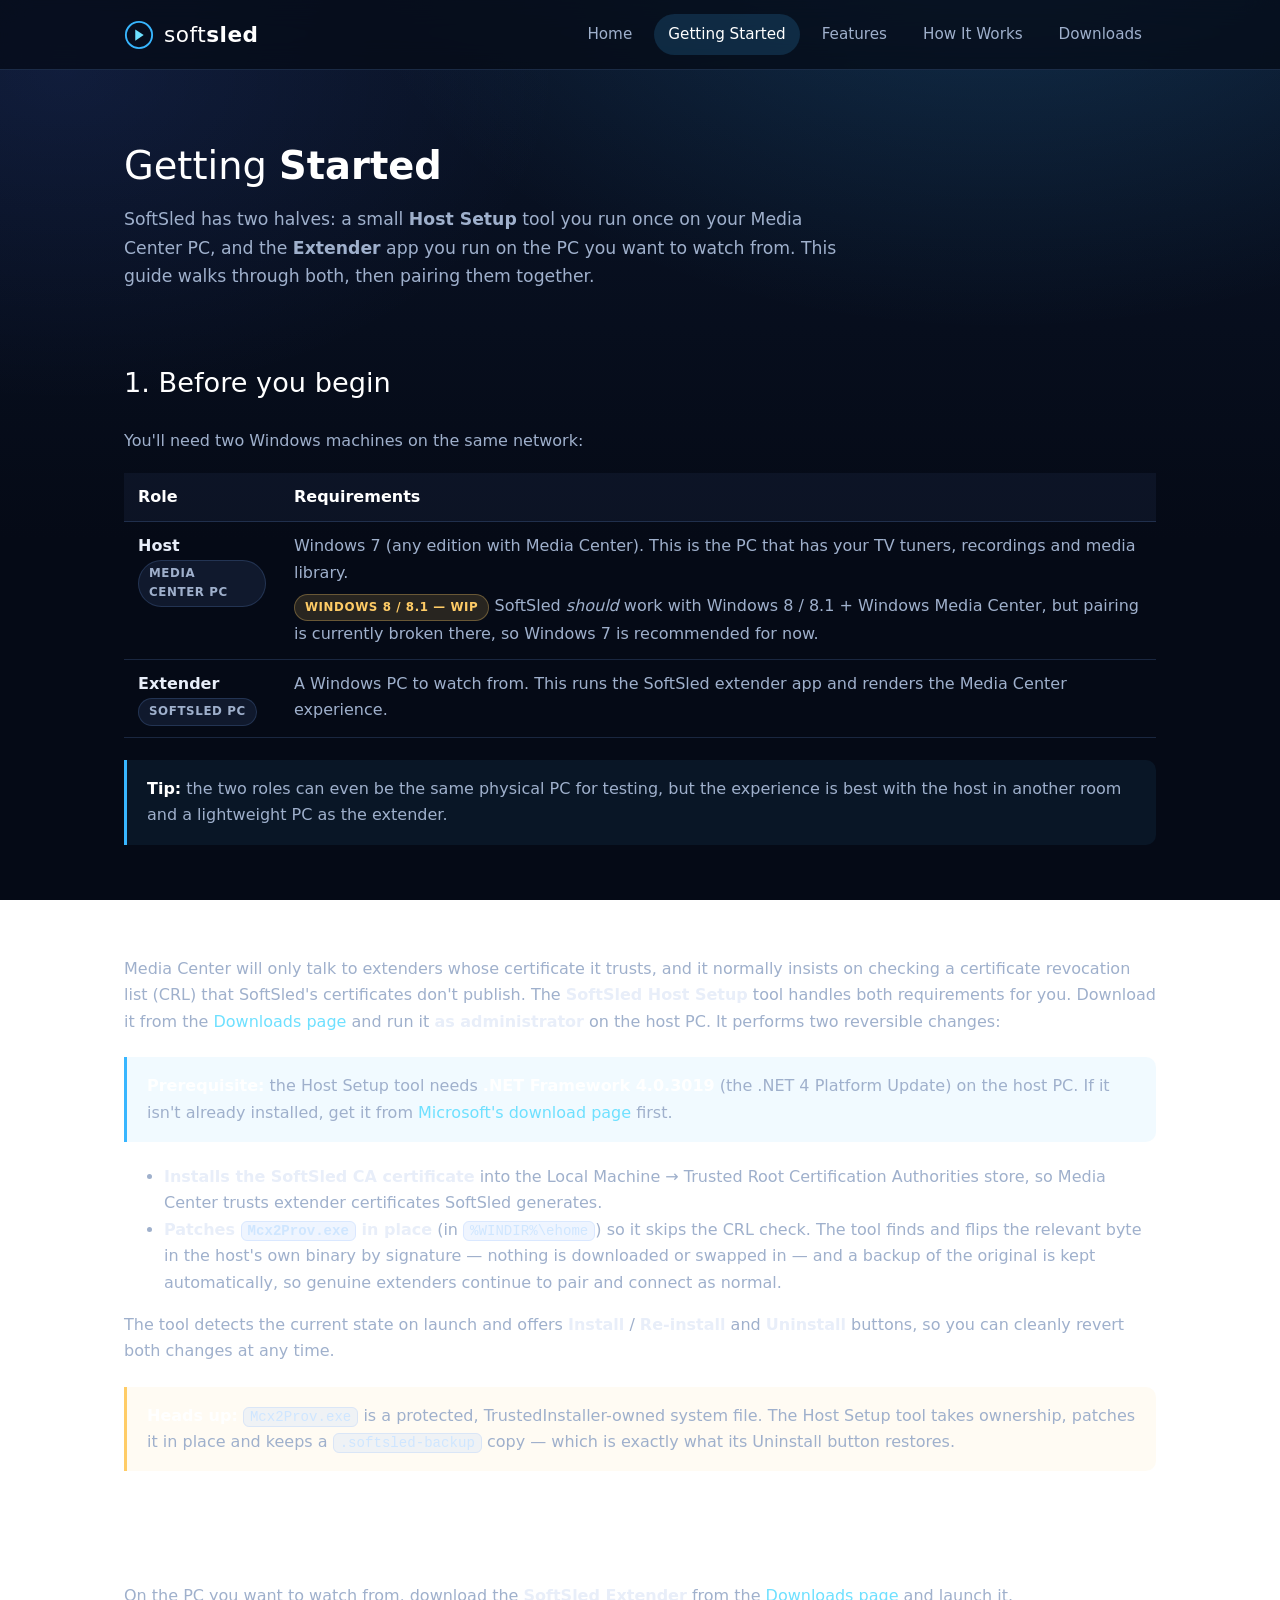
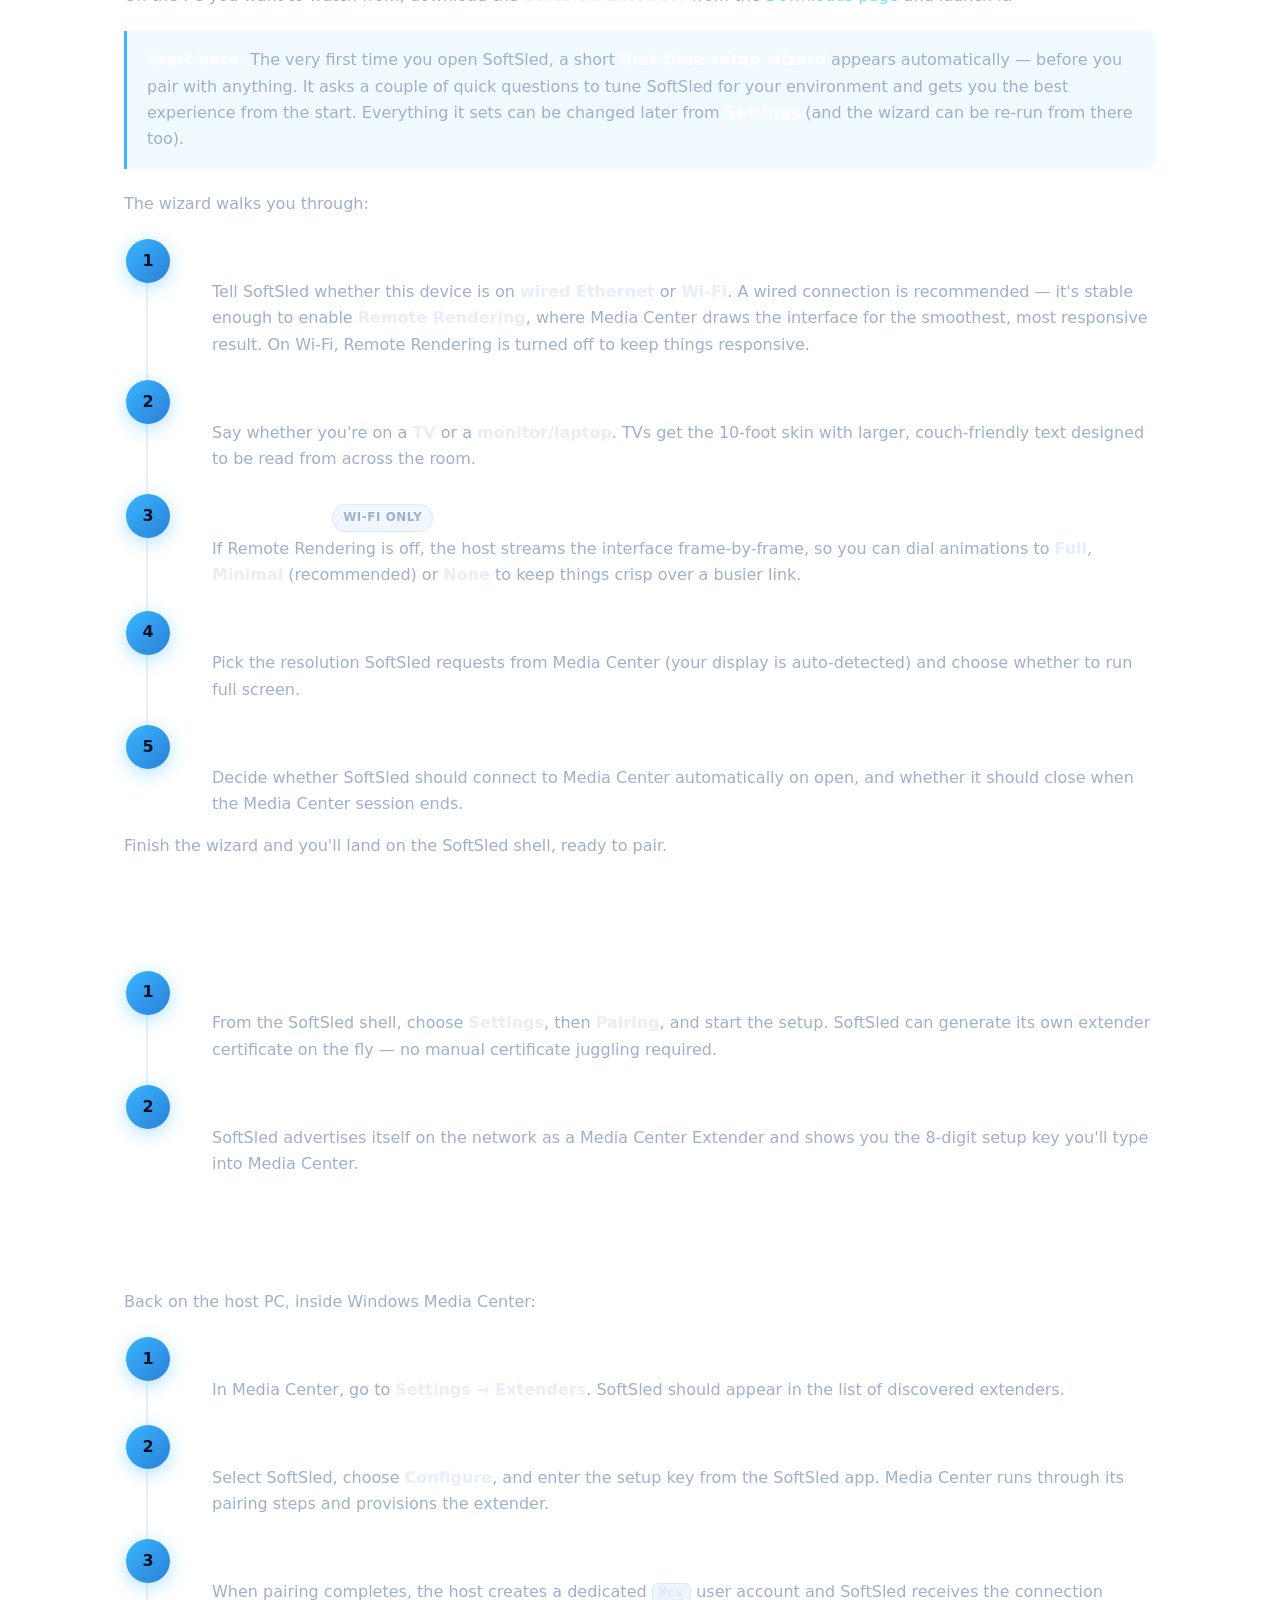
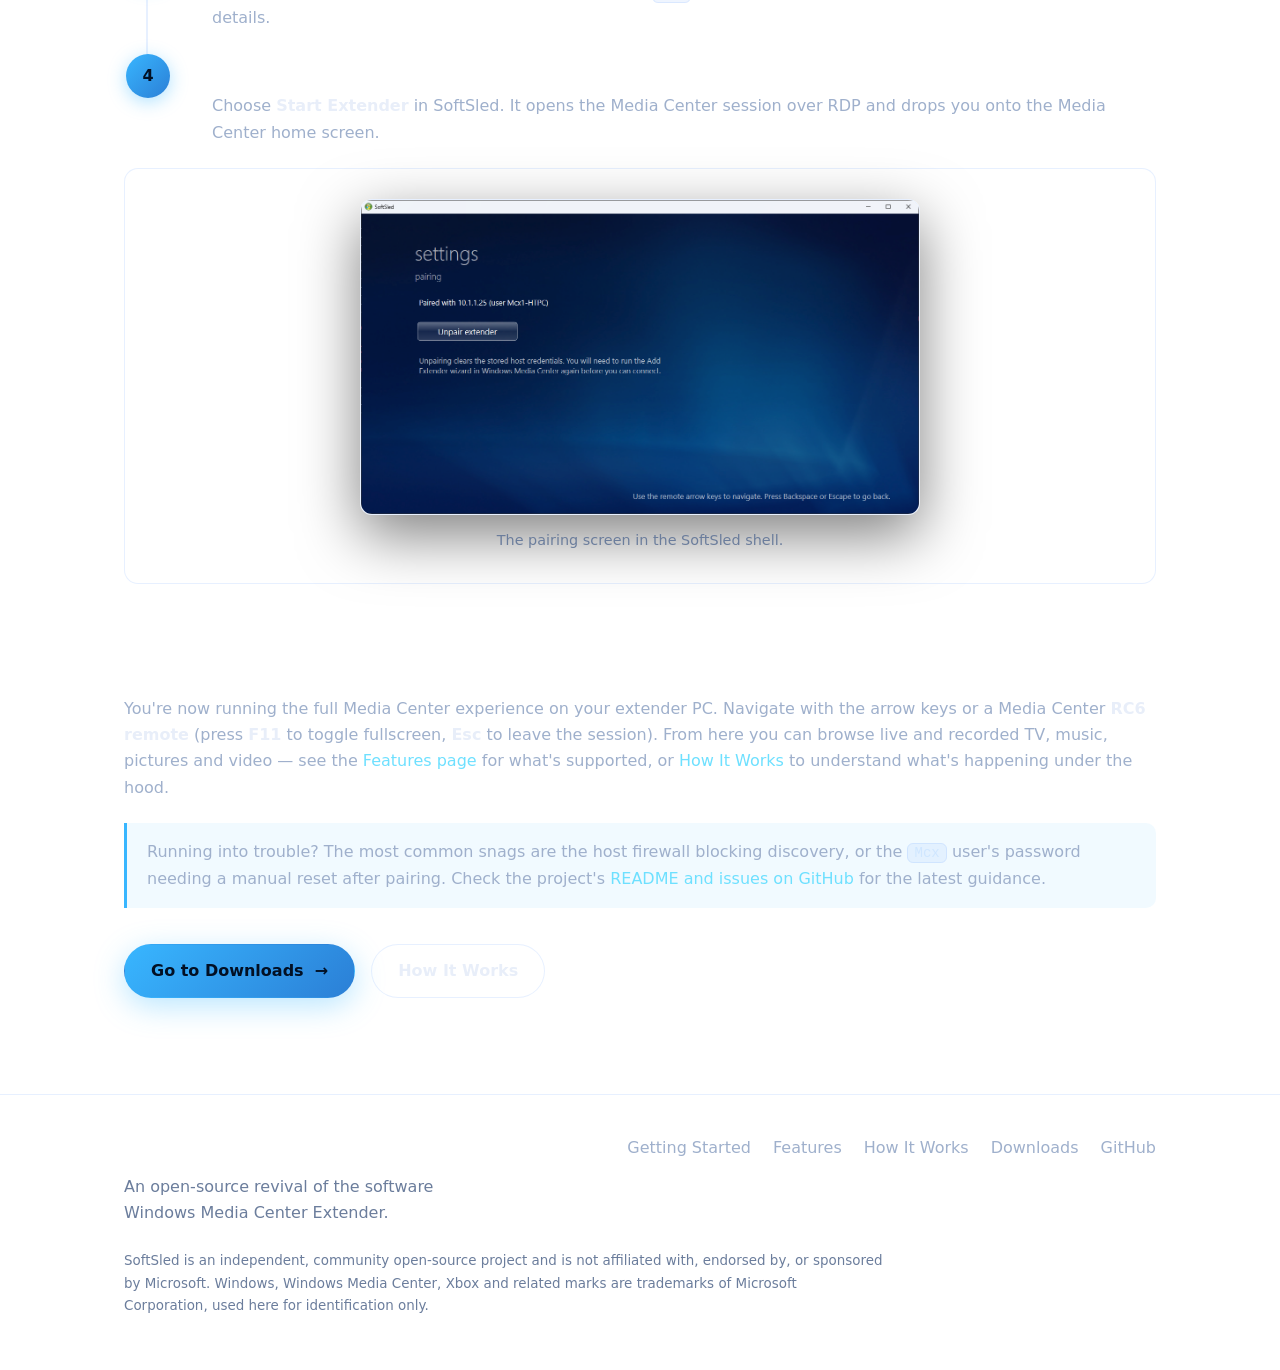
<file: getting-started.html>
<!DOCTYPE html>
<html lang="en">
<head>
<meta charset="UTF-8">
<meta name="viewport" content="width=device-width, initial-scale=1.0">
<title>Getting Started — SoftSled</title>
<meta name="description" content="How to set up SoftSled: prerequisites, host configuration with the SoftSled Host Setup tool, pairing with Windows Media Center, and your first connection.">
<link rel="stylesheet" href="assets/css/style.css">
<link rel="icon" href="data:image/svg+xml,%3Csvg xmlns='http://www.w3.org/2000/svg' viewBox='0 0 32 32'%3E%3Ccircle cx='16' cy='16' r='15' fill='%23050a16' stroke='%2338b6ff' stroke-width='2'/%3E%3Cpath d='M11 10v12l10-6z' fill='%2338b6ff'/%3E%3C/svg%3E">
</head>
<body>

<header class="site">
  <nav class="nav" id="nav">
    <a href="index.html" class="brand">
      <span class="logo"><svg width="30" height="30" viewBox="0 0 32 32"><circle cx="16" cy="16" r="14" fill="none" stroke="#38b6ff" stroke-width="2"/><path d="M12 10v12l9-6z" fill="#6ee0ff"/></svg></span>
      <span>soft<b>sled</b></span>
    </a>
    <a class="navlink" href="index.html">Home</a>
    <a class="navlink active" href="getting-started.html">Getting Started</a>
    <a class="navlink" href="features.html">Features</a>
    <a class="navlink" href="how-it-works.html">How It Works</a>
    <a class="navlink" href="downloads.html">Downloads</a>
    <button class="nav-toggle" aria-label="Menu" onclick="document.getElementById('nav').classList.toggle('open')">☰</button>
  </nav>
</header>

<section style="padding-top:64px;padding-bottom:24px">
  <div class="container">
    <h1 class="section-title">Getting <b>Started</b></h1>
    <p class="section-lede">SoftSled has two halves: a small <strong>Host Setup</strong> tool you run once on your Media Center PC, and the <strong>Extender</strong> app you run on the PC you want to watch from. This guide walks through both, then pairing them together.</p>
  </div>
</section>

<section style="padding-top:8px">
  <div class="container prose">

    <h2>1. Before you begin</h2>
    <p>You'll need two Windows machines on the same network:</p>
    <table class="tbl">
      <tr><th>Role</th><th>Requirements</th></tr>
      <tr>
        <td><strong>Host</strong><br><span class="tag dim">Media Center PC</span></td>
        <td>Windows&nbsp;7 (any edition with Media Center). This is the PC that has your TV tuners, recordings and media library.<br><span class="tag wip" style="margin-top:8px">Windows 8 / 8.1 — WIP</span> SoftSled <em>should</em> work with Windows&nbsp;8&nbsp;/&nbsp;8.1 + Windows Media Center, but pairing is currently broken there, so Windows&nbsp;7 is recommended for now.</td>
      </tr>
      <tr>
        <td><strong>Extender</strong><br><span class="tag dim">SoftSled PC</span></td>
        <td>A Windows PC to watch from. This runs the SoftSled extender app and renders the Media Center experience.</td>
      </tr>
    </table>
    <div class="callout">
      <strong>Tip:</strong> the two roles can even be the same physical PC for testing, but the experience is best with the host in another room and a lightweight PC as the extender.
    </div>

    <h2>2. Prepare the host PC</h2>
    <p>Media Center will only talk to extenders whose certificate it trusts, and it normally insists on checking a certificate revocation list (CRL) that SoftSled's certificates don't publish. The <strong>SoftSled Host Setup</strong> tool handles both requirements for you. Download it from the <a href="downloads.html">Downloads page</a> and run it <strong>as administrator</strong> on the host PC. It performs two reversible changes:</p>
    <div class="callout">
      <strong>Prerequisite:</strong> the Host Setup tool needs <strong>.NET Framework 4.0.3019</strong> (the .NET&nbsp;4 Platform Update) on the host PC. If it isn't already installed, get it from <a href="https://www.microsoft.com/en-au/download/details.aspx?id=17718">Microsoft's download page</a> first.
    </div>
    <ul>
      <li><strong>Installs the SoftSled CA certificate</strong> into the Local Machine → Trusted Root Certification Authorities store, so Media Center trusts extender certificates SoftSled generates.</li>
      <li><strong>Patches <code>Mcx2Prov.exe</code> in place</strong> (in <code>%WINDIR%\ehome</code>) so it skips the CRL check. The tool finds and flips the relevant byte in the host's own binary by signature — nothing is downloaded or swapped in — and a backup of the original is kept automatically, so genuine extenders continue to pair and connect as normal.</li>
    </ul>
    <p>The tool detects the current state on launch and offers <strong>Install</strong> / <strong>Re-install</strong> and <strong>Uninstall</strong> buttons, so you can cleanly revert both changes at any time.</p>
    <div class="callout warn">
      <strong>Heads up:</strong> <code>Mcx2Prov.exe</code> is a protected, TrustedInstaller-owned system file. The Host Setup tool takes ownership, patches it in place and keeps a <code>.softsled-backup</code> copy — which is exactly what its Uninstall button restores.
    </div>

    <h2>3. First launch — the setup wizard</h2>
    <p>On the PC you want to watch from, download the <strong>SoftSled Extender</strong> from the <a href="downloads.html">Downloads page</a> and launch it.</p>
    <div class="callout">
      <strong>Start here.</strong> The very first time you open SoftSled, a short <strong>first-time setup wizard</strong> appears automatically — before you pair with anything. It asks a couple of quick questions to tune SoftSled for your environment and gets you the best experience from the start. Everything it sets can be changed later from <strong>Settings</strong> (and the wizard can be re-run from there too).
    </div>
    <p>The wizard walks you through:</p>
    <ol class="steps" style="margin-top:24px">
      <li>
        <h4>Networking</h4>
        <p>Tell SoftSled whether this device is on <strong>wired Ethernet</strong> or <strong>Wi-Fi</strong>. A wired connection is recommended — it's stable enough to enable <strong>Remote Rendering</strong>, where Media Center draws the interface for the smoothest, most responsive result. On Wi-Fi, Remote Rendering is turned off to keep things responsive.</p>
      </li>
      <li>
        <h4>Display</h4>
        <p>Say whether you're on a <strong>TV</strong> or a <strong>monitor/laptop</strong>. TVs get the 10-foot skin with larger, couch-friendly text designed to be read from across the room.</p>
      </li>
      <li>
        <h4>Animations <span class="tag dim">Wi-Fi only</span></h4>
        <p>If Remote Rendering is off, the host streams the interface frame-by-frame, so you can dial animations to <strong>Full</strong>, <strong>Minimal</strong> (recommended) or <strong>None</strong> to keep things crisp over a busier link.</p>
      </li>
      <li>
        <h4>Resolution</h4>
        <p>Pick the resolution SoftSled requests from Media Center (your display is auto-detected) and choose whether to run full screen.</p>
      </li>
      <li>
        <h4>Startup behaviour</h4>
        <p>Decide whether SoftSled should connect to Media Center automatically on open, and whether it should close when the Media Center session ends.</p>
      </li>
    </ol>
    <p>Finish the wizard and you'll land on the SoftSled shell, ready to pair.</p>

    <h2>4. Start pairing in SoftSled</h2>
    <ol class="steps" style="margin-top:24px">
      <li>
        <h4>Open Settings → Pairing</h4>
        <p>From the SoftSled shell, choose <strong>Settings</strong>, then <strong>Pairing</strong>, and start the setup. SoftSled can generate its own extender certificate on the fly — no manual certificate juggling required.</p>
      </li>
      <li>
        <h4>Note your setup key</h4>
        <p>SoftSled advertises itself on the network as a Media Center Extender and shows you the 8-digit setup key you'll type into Media Center.</p>
      </li>
    </ol>

    <h2>5. Pair with Media Center</h2>
    <p>Back on the host PC, inside Windows Media Center:</p>
    <ol class="steps" style="margin-top:24px">
      <li>
        <h4>Open Settings → Extenders</h4>
        <p>In Media Center, go to <strong>Settings → Extenders</strong>. SoftSled should appear in the list of discovered extenders.</p>
      </li>
      <li>
        <h4>Configure &amp; enter the key</h4>
        <p>Select SoftSled, choose <strong>Configure</strong>, and enter the setup key from the SoftSled app. Media Center runs through its pairing steps and provisions the extender.</p>
      </li>
      <li>
        <h4>Receive the credentials</h4>
        <p>When pairing completes, the host creates a dedicated <code>Mcx</code> user account and SoftSled receives the connection details.</p>
      </li>
      <li>
        <h4>Connect</h4>
        <p>Choose <strong>Start Extender</strong> in SoftSled. It opens the Media Center session over RDP and drops you onto the Media Center home screen.</p>
      </li>
    </ol>

    <div class="panel" style="text-align:center">
      <img class="shot" style="max-width:560px;margin:0 auto" src="assets/img/pairing.png" alt="SoftSled pairing screen">
      <p style="color:var(--text-faint);font-size:0.9rem;margin:14px 0 0">The pairing screen in the SoftSled shell.</p>
    </div>

    <h2>6. Enjoy</h2>
    <p>You're now running the full Media Center experience on your extender PC. Navigate with the arrow keys or a Media Center <strong>RC6 remote</strong> (press <strong>F11</strong> to toggle fullscreen, <strong>Esc</strong> to leave the session). From here you can browse live and recorded TV, music, pictures and video — see the <a href="features.html">Features page</a> for what's supported, or <a href="how-it-works.html">How It Works</a> to understand what's happening under the hood.</p>

    <div class="callout">
      Running into trouble? The most common snags are the host firewall blocking discovery, or the <code>Mcx</code> user's password needing a manual reset after pairing. Check the project's <a href="https://github.com/L2N6H5B3/SoftSled2">README and issues on GitHub</a> for the latest guidance.
    </div>

    <div class="btn-row" style="justify-content:flex-start;margin-top:36px">
      <a class="btn btn-primary" href="downloads.html">Go to Downloads &nbsp;→</a>
      <a class="btn btn-ghost" href="how-it-works.html">How It Works</a>
    </div>

  </div>
</section>

<footer class="site">
  <div class="container">
    <div class="foot-grid">
      <div>
        <div class="brand" style="font-size:1.15rem">soft<b>sled</b></div>
        <p style="margin:8px 0 0;max-width:340px">An open-source revival of the software Windows Media Center Extender.</p>
      </div>
      <div class="foot-links">
        <a href="getting-started.html">Getting Started</a>
        <a href="features.html">Features</a>
        <a href="how-it-works.html">How It Works</a>
        <a href="downloads.html">Downloads</a>
        <a href="https://github.com/L2N6H5B3/SoftSled2">GitHub</a>
      </div>
    </div>
    <p class="disclaimer">SoftSled is an independent, community open-source project and is not affiliated with, endorsed by, or sponsored by Microsoft. Windows, Windows Media Center, Xbox and related marks are trademarks of Microsoft Corporation, used here for identification only.</p>
  </div>
</footer>

</body>
</html>
</file>
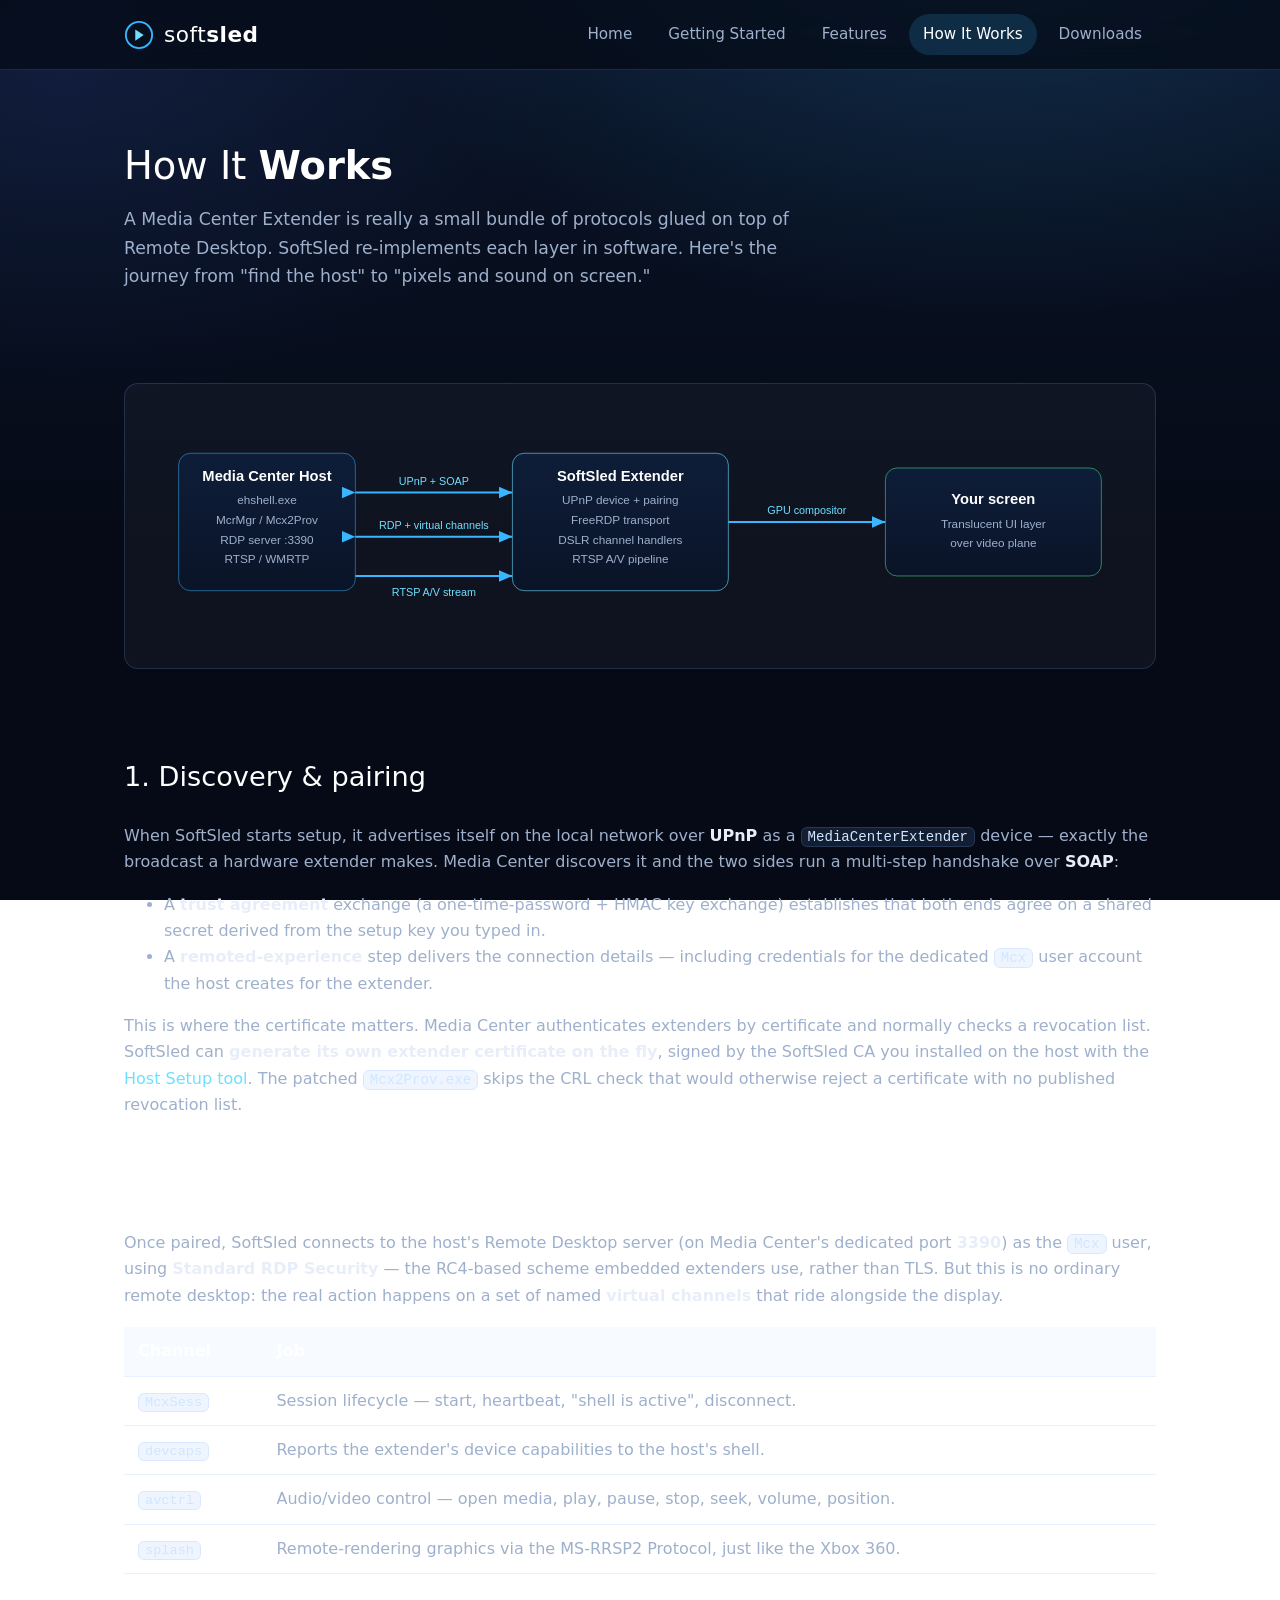
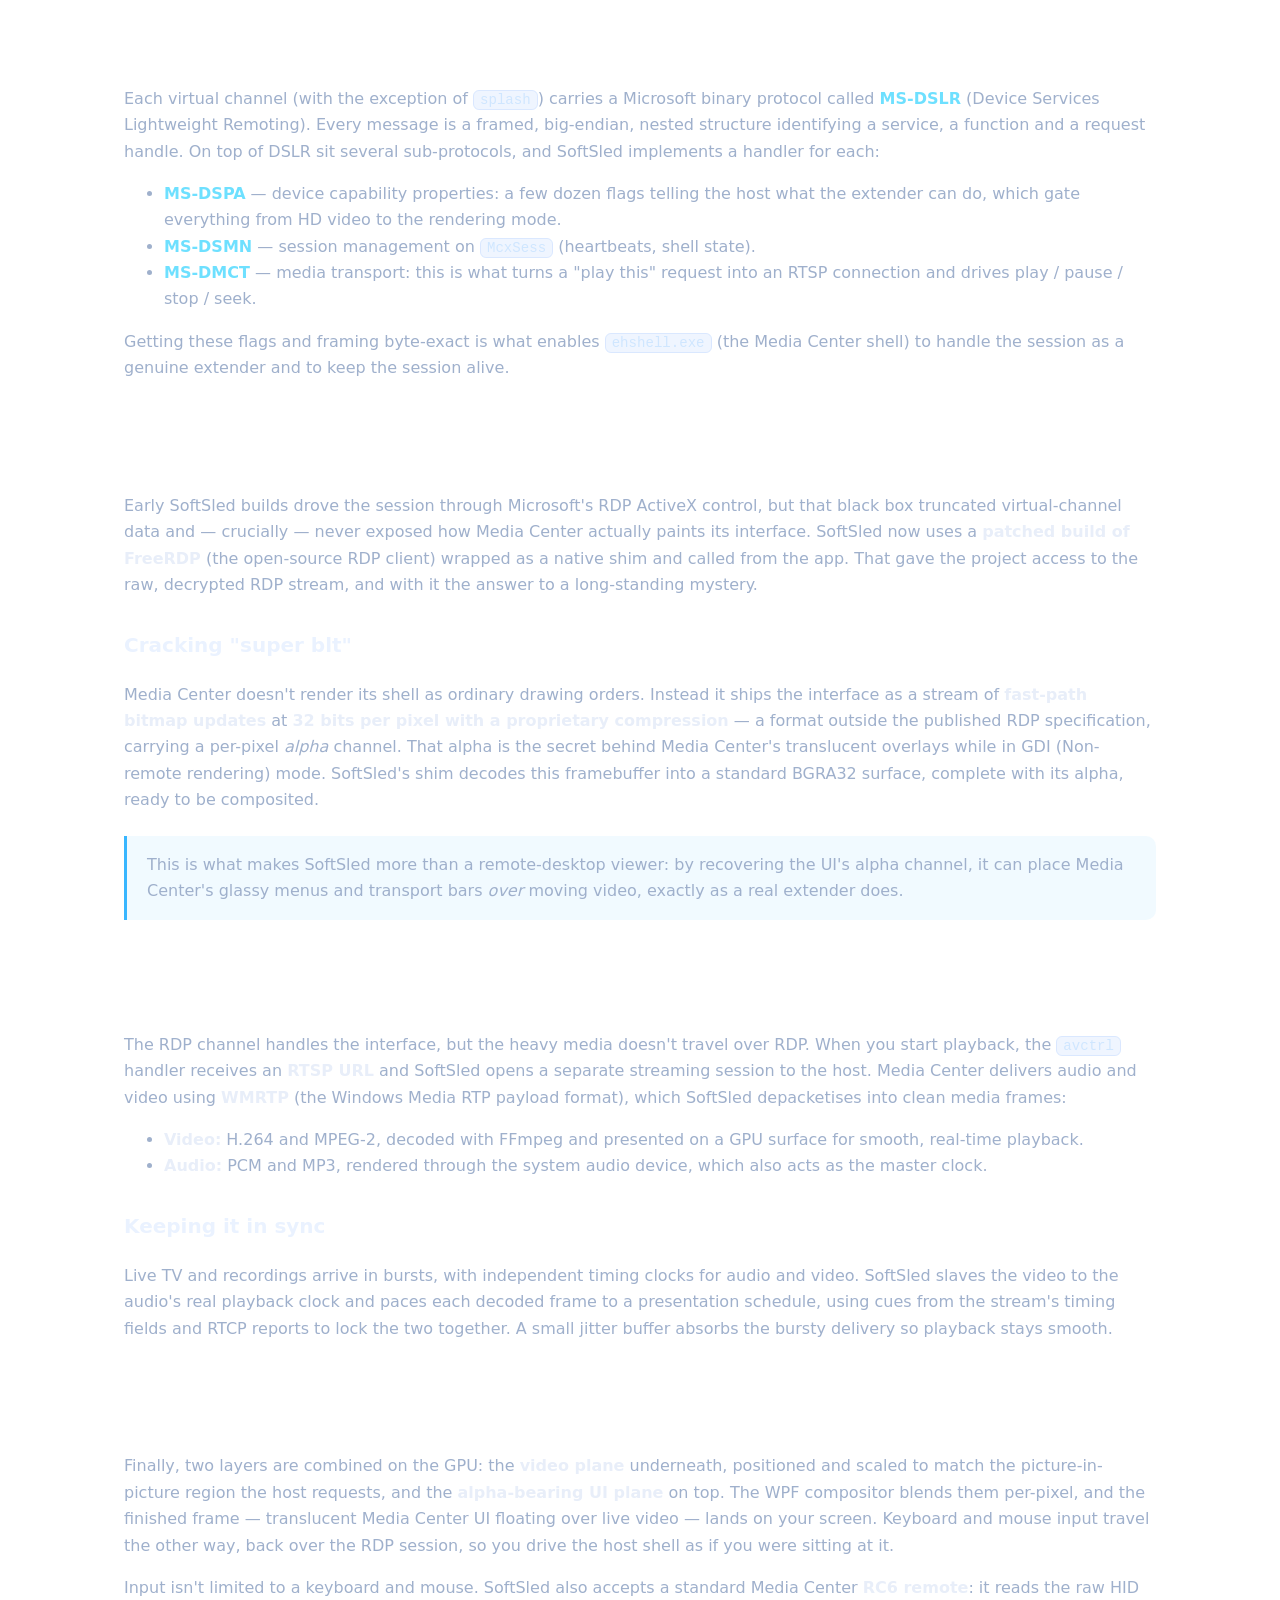
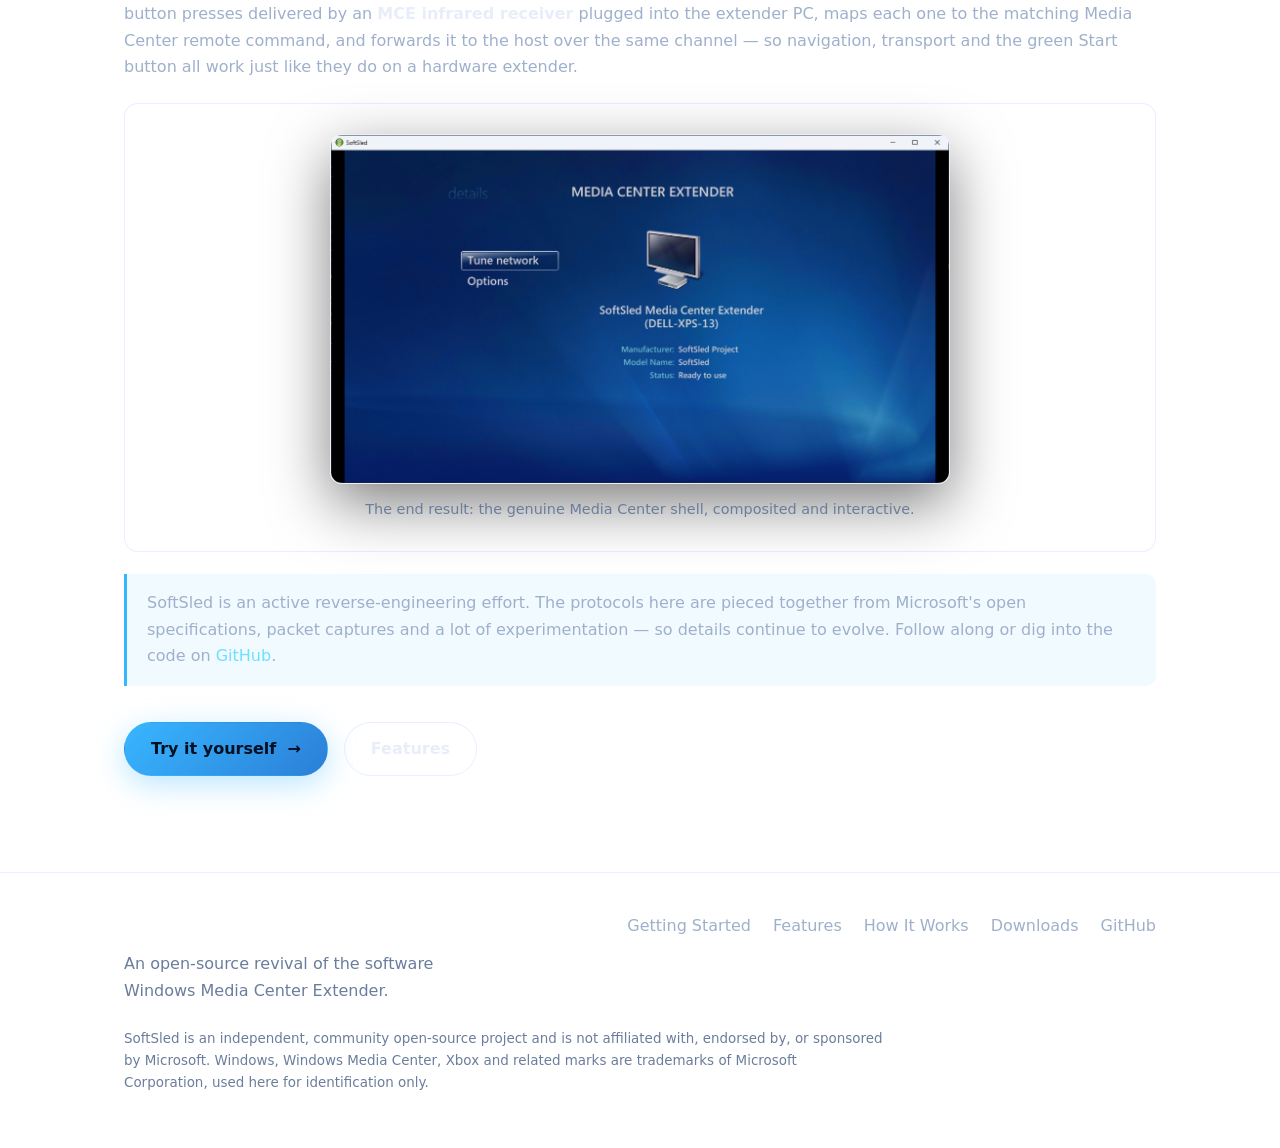
<file: how-it-works.html>
<!DOCTYPE html>
<html lang="en">
<head>
<meta charset="UTF-8">
<meta name="viewport" content="width=device-width, initial-scale=1.0">
<title>How It Works — SoftSled</title>
<meta name="description" content="The architecture behind SoftSled: UPnP discovery and certificate pairing, the DSLR virtual-channel protocol, a patched FreeRDP transport that cracks Media Center's bitmap codec, and an RTSP audio/video pipeline.">
<link rel="stylesheet" href="assets/css/style.css">
<link rel="icon" href="data:image/svg+xml,%3Csvg xmlns='http://www.w3.org/2000/svg' viewBox='0 0 32 32'%3E%3Ccircle cx='16' cy='16' r='15' fill='%23050a16' stroke='%2338b6ff' stroke-width='2'/%3E%3Cpath d='M11 10v12l10-6z' fill='%2338b6ff'/%3E%3C/svg%3E">
</head>
<body>

<header class="site">
  <nav class="nav" id="nav">
    <a href="index.html" class="brand">
      <span class="logo"><svg width="30" height="30" viewBox="0 0 32 32"><circle cx="16" cy="16" r="14" fill="none" stroke="#38b6ff" stroke-width="2"/><path d="M12 10v12l9-6z" fill="#6ee0ff"/></svg></span>
      <span>soft<b>sled</b></span>
    </a>
    <a class="navlink" href="index.html">Home</a>
    <a class="navlink" href="getting-started.html">Getting Started</a>
    <a class="navlink" href="features.html">Features</a>
    <a class="navlink active" href="how-it-works.html">How It Works</a>
    <a class="navlink" href="downloads.html">Downloads</a>
    <button class="nav-toggle" aria-label="Menu" onclick="document.getElementById('nav').classList.toggle('open')">☰</button>
  </nav>
</header>

<section style="padding-top:64px;padding-bottom:24px">
  <div class="container">
    <h1 class="section-title">How It <b>Works</b></h1>
    <p class="section-lede">A Media Center Extender is really a small bundle of protocols glued on top of Remote Desktop. SoftSled re-implements each layer in software. Here's the journey from "find the host" to "pixels and sound on screen."</p>
  </div>
</section>

<section style="padding-top:8px">
  <div class="container">

    <!-- Pipeline diagram -->
    <div class="panel" style="overflow-x:auto">
      <svg viewBox="0 0 980 220" width="100%" style="min-width:760px" xmlns="http://www.w3.org/2000/svg" font-family="Segoe UI, sans-serif">
        <defs>
          <linearGradient id="box" x1="0" y1="0" x2="0" y2="1">
            <stop offset="0" stop-color="#0e1d38"/><stop offset="1" stop-color="#0a1428"/>
          </linearGradient>
          <marker id="arr" markerWidth="10" markerHeight="10" refX="7" refY="3" orient="auto">
            <path d="M0,0 L7,3 L0,6 Z" fill="#38b6ff"/>
          </marker>
        </defs>
        <!-- Host -->
        <rect x="20" y="40" width="180" height="140" rx="12" fill="url(#box)" stroke="#38b6ff" stroke-opacity="0.5"/>
        <text x="110" y="68" fill="#fff" font-size="15" font-weight="600" text-anchor="middle">Media Center Host</text>
        <text x="110" y="92" fill="#9fb0cc" font-size="12" text-anchor="middle">ehshell.exe</text>
        <text x="110" y="112" fill="#9fb0cc" font-size="12" text-anchor="middle">McrMgr / Mcx2Prov</text>
        <text x="110" y="132" fill="#9fb0cc" font-size="12" text-anchor="middle">RDP server :3390</text>
        <text x="110" y="152" fill="#9fb0cc" font-size="12" text-anchor="middle">RTSP / WMRTP</text>

        <!-- arrows -->
        <line x1="200" y1="80" x2="360" y2="80" stroke="#38b6ff" stroke-width="2" marker-end="url(#arr)" marker-start="url(#arr)"/>
        <text x="280" y="72" fill="#6ee0ff" font-size="11" text-anchor="middle">UPnP + SOAP</text>
        <line x1="200" y1="125" x2="360" y2="125" stroke="#38b6ff" stroke-width="2" marker-end="url(#arr)" marker-start="url(#arr)"/>
        <text x="280" y="117" fill="#6ee0ff" font-size="11" text-anchor="middle">RDP + virtual channels</text>
        <line x1="200" y1="165" x2="360" y2="165" stroke="#38b6ff" stroke-width="2" marker-end="url(#arr)"/>
        <text x="280" y="185" fill="#6ee0ff" font-size="11" text-anchor="middle">RTSP A/V stream</text>

        <!-- SoftSled -->
        <rect x="360" y="40" width="220" height="140" rx="12" fill="url(#box)" stroke="#6ee0ff" stroke-opacity="0.6"/>
        <text x="470" y="68" fill="#fff" font-size="15" font-weight="600" text-anchor="middle">SoftSled Extender</text>
        <text x="470" y="92" fill="#9fb0cc" font-size="12" text-anchor="middle">UPnP device + pairing</text>
        <text x="470" y="112" fill="#9fb0cc" font-size="12" text-anchor="middle">FreeRDP transport</text>
        <text x="470" y="132" fill="#9fb0cc" font-size="12" text-anchor="middle">DSLR channel handlers</text>
        <text x="470" y="152" fill="#9fb0cc" font-size="12" text-anchor="middle">RTSP A/V pipeline</text>

        <line x1="580" y1="110" x2="740" y2="110" stroke="#38b6ff" stroke-width="2" marker-end="url(#arr)"/>
        <text x="660" y="102" fill="#6ee0ff" font-size="11" text-anchor="middle">GPU compositor</text>

        <!-- Output -->
        <rect x="740" y="55" width="220" height="110" rx="12" fill="url(#box)" stroke="#46d27e" stroke-opacity="0.6"/>
        <text x="850" y="92" fill="#fff" font-size="15" font-weight="600" text-anchor="middle">Your screen</text>
        <text x="850" y="116" fill="#9fb0cc" font-size="12" text-anchor="middle">Translucent UI layer</text>
        <text x="850" y="136" fill="#9fb0cc" font-size="12" text-anchor="middle">over video plane</text>
      </svg>
    </div>
  </div>
</section>

<section style="padding-top:8px">
  <div class="container prose">

    <h2>1. Discovery &amp; pairing</h2>
    <p>When SoftSled starts setup, it advertises itself on the local network over <strong>UPnP</strong> as a <code>MediaCenterExtender</code> device — exactly the broadcast a hardware extender makes. Media Center discovers it and the two sides run a multi-step handshake over <strong>SOAP</strong>:</p>
    <ul>
      <li>A <strong>trust agreement</strong> exchange (a one-time-password + HMAC key exchange) establishes that both ends agree on a shared secret derived from the setup key you typed in.</li>
      <li>A <strong>remoted-experience</strong> step delivers the connection details — including credentials for the dedicated <code>Mcx</code> user account the host creates for the extender.</li>
    </ul>
    <p>This is where the certificate matters. Media Center authenticates extenders by certificate and normally checks a revocation list. SoftSled can <strong>generate its own extender certificate on the fly</strong>, signed by the SoftSled CA you installed on the host with the <a href="getting-started.html">Host Setup tool</a>. The patched <code>Mcx2Prov.exe</code> skips the CRL check that would otherwise reject a certificate with no published revocation list.</p>

    <h2>2. The RDP session</h2>
    <p>Once paired, SoftSled connects to the host's Remote Desktop server (on Media Center's dedicated port <strong>3390</strong>) as the <code>Mcx</code> user, using <strong>Standard RDP Security</strong> — the RC4-based scheme embedded extenders use, rather than TLS. But this is no ordinary remote desktop: the real action happens on a set of named <strong>virtual channels</strong> that ride alongside the display.</p>
    <table class="tbl">
      <tr><th>Channel</th><th>Job</th></tr>
      <tr><td><code>McxSess</code></td><td>Session lifecycle — start, heartbeat, "shell is active", disconnect.</td></tr>
      <tr><td><code>devcaps</code></td><td>Reports the extender's device capabilities to the host's shell.</td></tr>
      <tr><td><code>avctrl</code></td><td>Audio/video control — open media, play, pause, stop, seek, volume, position.</td></tr>
      <tr><td><code>splash</code></td><td>Remote-rendering graphics via the MS-RRSP2 Protocol, just like the Xbox 360.</td></tr>
    </table>

    <h2>3. Speaking DSLR</h2>
    <p>Each virtual channel (with the exception of <code>splash</code>) carries a Microsoft binary protocol called <strong><a href="https://learn.microsoft.com/en-us/openspecs/windows_protocols/ms-dslr">MS-DSLR</a></strong> (Device Services Lightweight Remoting). Every message is a framed, big-endian, nested structure identifying a service, a function and a request handle. On top of DSLR sit several sub-protocols, and SoftSled implements a handler for each:</p>
    <ul>
      <li><strong><a href="https://learn.microsoft.com/en-us/openspecs/windows_protocols/ms-dspa">MS-DSPA</a></strong> — device capability properties: a few dozen flags telling the host what the extender can do, which gate everything from HD video to the rendering mode.</li>
      <li><strong><a href="https://learn.microsoft.com/en-us/openspecs/windows_protocols/ms-dsmn">MS-DSMN</a></strong> — session management on <code>McxSess</code> (heartbeats, shell state).</li>
      <li><strong><a href="https://learn.microsoft.com/en-us/openspecs/windows_protocols/MS-DMCT">MS-DMCT</a></strong> — media transport: this is what turns a "play this" request into an RTSP connection and drives play / pause / stop / seek.</li>
    </ul>
    <p>Getting these flags and framing byte-exact is what enables <code>ehshell.exe</code> (the Media Center shell) to handle the session as a genuine extender and to keep the session alive.</p>

    <h2>4. A patched FreeRDP transport</h2>
    <p>Early SoftSled builds drove the session through Microsoft's RDP ActiveX control, but that black box truncated virtual-channel data and — crucially — never exposed how Media Center actually paints its interface. SoftSled now uses a <strong>patched build of FreeRDP</strong> (the open-source RDP client) wrapped as a native shim and called from the app. That gave the project access to the raw, decrypted RDP stream, and with it the answer to a long-standing mystery.</p>
    <h3>Cracking "super blt"</h3>
    <p>Media Center doesn't render its shell as ordinary drawing orders. Instead it ships the interface as a stream of <strong>fast-path bitmap updates</strong> at <strong>32 bits per pixel with a proprietary compression</strong> — a format outside the published RDP specification, carrying a per-pixel <em>alpha</em> channel. That alpha is the secret behind Media Center's translucent overlays while in GDI (Non-remote rendering) mode. SoftSled's shim decodes this framebuffer into a standard BGRA32 surface, complete with its alpha, ready to be composited.</p>
    <div class="callout">
      This is what makes SoftSled more than a remote-desktop viewer: by recovering the UI's alpha channel, it can place Media Center's glassy menus and transport bars <em>over</em> moving video, exactly as a real extender does.
    </div>

    <h2>5. Audio &amp; video over RTSP</h2>
    <p>The RDP channel handles the interface, but the heavy media doesn't travel over RDP. When you start playback, the <code>avctrl</code> handler receives an <strong>RTSP URL</strong> and SoftSled opens a separate streaming session to the host. Media Center delivers audio and video using <strong>WMRTP</strong> (the Windows Media RTP payload format), which SoftSled depacketises into clean media frames:</p>
    <ul>
      <li><strong>Video:</strong> H.264 and MPEG-2, decoded with FFmpeg and presented on a GPU surface for smooth, real-time playback.</li>
      <li><strong>Audio:</strong> PCM and MP3, rendered through the system audio device, which also acts as the master clock.</li>
    </ul>
    <h3>Keeping it in sync</h3>
    <p>Live TV and recordings arrive in bursts, with independent timing clocks for audio and video. SoftSled slaves the video to the audio's real playback clock and paces each decoded frame to a presentation schedule, using cues from the stream's timing fields and RTCP reports to lock the two together. A small jitter buffer absorbs the bursty delivery so playback stays smooth.</p>

    <h2>6. Compositing it all together</h2>
    <p>Finally, two layers are combined on the GPU: the <strong>video plane</strong> underneath, positioned and scaled to match the picture-in-picture region the host requests, and the <strong>alpha-bearing UI plane</strong> on top. The WPF compositor blends them per-pixel, and the finished frame — translucent Media Center UI floating over live video — lands on your screen. Keyboard and mouse input travel the other way, back over the RDP session, so you drive the host shell as if you were sitting at it.</p>
    <p>Input isn't limited to a keyboard and mouse. SoftSled also accepts a standard Media Center <strong>RC6 remote</strong>: it reads the raw HID button presses delivered by an <strong>MCE infrared receiver</strong> plugged into the extender PC, maps each one to the matching Media Center remote command, and forwards it to the host over the same channel — so navigation, transport and the green Start button all work just like they do on a hardware extender.</p>

    <div class="panel" style="text-align:center">
      <img class="shot" style="max-width:620px;margin:0 auto" src="assets/img/wmc-tv.png" alt="Media Center menus rendered through SoftSled">
      <p style="color:var(--text-faint);font-size:0.9rem;margin:14px 0 0">The end result: the genuine Media Center shell, composited and interactive.</p>
    </div>

    <div class="callout">
      SoftSled is an active reverse-engineering effort. The protocols here are pieced together from Microsoft's open specifications, packet captures and a lot of experimentation — so details continue to evolve. Follow along or dig into the code on <a href="https://github.com/L2N6H5B3/SoftSled2">GitHub</a>.
    </div>

    <div class="btn-row" style="justify-content:flex-start;margin-top:36px">
      <a class="btn btn-primary" href="getting-started.html">Try it yourself &nbsp;→</a>
      <a class="btn btn-ghost" href="features.html">Features</a>
    </div>

  </div>
</section>

<footer class="site">
  <div class="container">
    <div class="foot-grid">
      <div>
        <div class="brand" style="font-size:1.15rem">soft<b>sled</b></div>
        <p style="margin:8px 0 0;max-width:340px">An open-source revival of the software Windows Media Center Extender.</p>
      </div>
      <div class="foot-links">
        <a href="getting-started.html">Getting Started</a>
        <a href="features.html">Features</a>
        <a href="how-it-works.html">How It Works</a>
        <a href="downloads.html">Downloads</a>
        <a href="https://github.com/L2N6H5B3/SoftSled2">GitHub</a>
      </div>
    </div>
    <p class="disclaimer">SoftSled is an independent, community open-source project and is not affiliated with, endorsed by, or sponsored by Microsoft. Windows, Windows Media Center, Xbox and related marks are trademarks of Microsoft Corporation, used here for identification only.</p>
  </div>
</footer>

</body>
</html>
</file>
<file: assets/css/style.css>
/* SoftSled site — Windows Media Center inspired theme */

:root {
  --bg: #050a16;
  --bg-2: #0a1428;
  --panel: rgba(255, 255, 255, 0.04);
  --panel-border: rgba(120, 170, 255, 0.18);
  --panel-hover: rgba(120, 170, 255, 0.10);
  --text: #e8eef9;
  --text-dim: #9fb0cc;
  --text-faint: #6b7d9c;
  --accent: #38b6ff;
  --accent-2: #6ee0ff;
  --accent-glow: rgba(56, 182, 255, 0.45);
  --green: #46d27e;
  --amber: #ffcc66;
  --radius: 14px;
  --maxw: 1080px;
  --font: "Segoe UI", system-ui, -apple-system, "Helvetica Neue", Arial, sans-serif;
}

* { box-sizing: border-box; }

html { scroll-behavior: smooth; }

body {
  margin: 0;
  font-family: var(--font);
  color: var(--text);
  background:
    radial-gradient(1100px 700px at 78% -10%, rgba(56, 182, 255, 0.18), transparent 60%),
    radial-gradient(900px 600px at 5% 8%, rgba(80, 120, 255, 0.10), transparent 55%),
    linear-gradient(180deg, var(--bg-2) 0%, var(--bg) 60%);
  background-attachment: fixed;
  line-height: 1.65;
  -webkit-font-smoothing: antialiased;
}

a { color: var(--accent-2); text-decoration: none; }
a:hover { color: #fff; }

.container { max-width: var(--maxw); margin: 0 auto; padding: 0 24px; }

/* ---------- Top navigation ---------- */
header.site {
  position: sticky;
  top: 0;
  z-index: 50;
  backdrop-filter: blur(14px);
  background: rgba(5, 10, 22, 0.72);
  border-bottom: 1px solid var(--panel-border);
}
.nav {
  display: flex;
  align-items: center;
  gap: 8px;
  max-width: var(--maxw);
  margin: 0 auto;
  padding: 14px 24px;
}
.brand {
  display: flex;
  align-items: center;
  gap: 10px;
  font-weight: 300;
  font-size: 1.35rem;
  letter-spacing: 0.5px;
  color: #fff;
  margin-right: auto;
}
.brand .logo {
  width: 30px; height: 30px;
  display: grid; place-items: center;
}
.brand b { font-weight: 600; }
.nav a.navlink {
  color: var(--text-dim);
  padding: 8px 14px;
  border-radius: 999px;
  font-size: 0.95rem;
  transition: background 0.15s, color 0.15s;
}
.nav a.navlink:hover { background: var(--panel-hover); color: #fff; }
.nav a.navlink.active { color: #fff; background: rgba(56, 182, 255, 0.16); }

.nav-toggle { display: none; }

/* ---------- Hero ---------- */
.hero {
  padding: 96px 0 72px;
  text-align: center;
  position: relative;
}
.hero h1 {
  font-size: clamp(2.6rem, 7vw, 4.6rem);
  font-weight: 200;
  letter-spacing: 1px;
  margin: 0 0 6px;
  color: #fff;
}
.hero h1 b { font-weight: 600; }
.hero .tagline {
  font-size: clamp(1.05rem, 2.4vw, 1.4rem);
  color: var(--text-dim);
  font-weight: 300;
  max-width: 680px;
  margin: 0 auto 36px;
}
.glow { text-shadow: 0 0 38px var(--accent-glow); }

/* ---------- Buttons ---------- */
.btn {
  display: inline-flex;
  align-items: center;
  gap: 9px;
  padding: 13px 26px;
  border-radius: 999px;
  font-weight: 600;
  font-size: 1rem;
  border: 1px solid transparent;
  cursor: pointer;
  transition: transform 0.12s, box-shadow 0.2s, background 0.2s;
}
.btn-primary {
  background: linear-gradient(135deg, var(--accent), #2b7fd6);
  color: #021024;
  box-shadow: 0 8px 30px rgba(56, 182, 255, 0.35);
}
.btn-primary:hover { color: #021024; transform: translateY(-2px); box-shadow: 0 12px 40px rgba(56, 182, 255, 0.5); }
.btn-ghost {
  background: var(--panel);
  border-color: var(--panel-border);
  color: var(--text);
}
.btn-ghost:hover { color: #fff; background: var(--panel-hover); transform: translateY(-2px); }
.btn-row { display: flex; gap: 16px; justify-content: center; flex-wrap: wrap; }

/* ---------- Sections ---------- */
section { padding: 56px 0; }
.section-title {
  font-size: clamp(1.7rem, 3.6vw, 2.4rem);
  font-weight: 300;
  color: #fff;
  margin: 0 0 8px;
}
.section-title b { font-weight: 600; }
.section-lede { color: var(--text-dim); max-width: 720px; margin: 0 0 38px; font-size: 1.08rem; }
.center { text-align: center; }
.center .section-lede { margin-left: auto; margin-right: auto; }

/* ---------- Cards ---------- */
.grid { display: grid; gap: 20px; }
.grid-2 { grid-template-columns: repeat(2, 1fr); }
.grid-3 { grid-template-columns: repeat(3, 1fr); }

.card {
  background: var(--panel);
  border: 1px solid var(--panel-border);
  border-radius: var(--radius);
  padding: 26px;
  transition: transform 0.15s, border-color 0.15s, background 0.15s;
}
.card:hover { transform: translateY(-4px); border-color: rgba(110, 224, 255, 0.4); background: var(--panel-hover); }
.card h3 { margin: 0 0 8px; color: #fff; font-weight: 600; font-size: 1.18rem; }
.card p { margin: 0; color: var(--text-dim); }
.card .ico { font-size: 1.7rem; margin-bottom: 10px; display: block; }
.card.link-card { display: block; }
.card.link-card .more { color: var(--accent-2); font-weight: 600; margin-top: 14px; display: inline-block; }

/* ---------- Panels / prose ---------- */
.panel {
  background: var(--panel);
  border: 1px solid var(--panel-border);
  border-radius: var(--radius);
  padding: 30px 34px;
  margin: 22px 0;
}
.prose h2 { font-weight: 400; color: #fff; margin-top: 44px; font-size: 1.7rem; }
.prose h2:first-child { margin-top: 0; }
.prose h3 { font-weight: 600; color: #eaf2ff; font-size: 1.25rem; margin-top: 30px; }
.prose p, .prose li { color: var(--text-dim); }
.prose strong { color: var(--text); }
.prose code {
  background: rgba(120, 170, 255, 0.12);
  border: 1px solid var(--panel-border);
  border-radius: 6px;
  padding: 1px 6px;
  font-family: "Cascadia Code", "Consolas", monospace;
  font-size: 0.88em;
  color: #cfe6ff;
}
.prose pre {
  background: #060d1d;
  border: 1px solid var(--panel-border);
  border-radius: 10px;
  padding: 18px 20px;
  overflow-x: auto;
}
.prose pre code { background: none; border: none; padding: 0; color: #cfe6ff; }

/* ---------- Steps ---------- */
.steps { list-style: none; counter-reset: step; padding: 0; margin: 0; }
.steps > li {
  position: relative;
  padding: 4px 0 24px 64px;
  border-left: 2px solid var(--panel-border);
  margin-left: 22px;
}
.steps > li:last-child { border-left-color: transparent; padding-bottom: 0; }
.steps > li::before {
  counter-increment: step;
  content: counter(step);
  position: absolute;
  left: -22px;
  top: -2px;
  width: 44px; height: 44px;
  border-radius: 50%;
  background: linear-gradient(135deg, var(--accent), #2b7fd6);
  color: #021024;
  font-weight: 700;
  display: grid; place-items: center;
  box-shadow: 0 4px 18px rgba(56, 182, 255, 0.4);
}
.steps h4 { margin: 0 0 4px; color: #fff; font-size: 1.12rem; }
.steps p { margin: 0; color: var(--text-dim); }

/* ---------- Tables ---------- */
table.tbl { width: 100%; border-collapse: collapse; margin: 18px 0; }
table.tbl th, table.tbl td {
  text-align: left;
  padding: 11px 14px;
  border-bottom: 1px solid var(--panel-border);
  vertical-align: top;
}
table.tbl th { color: #fff; font-weight: 600; background: rgba(120, 170, 255, 0.06); }
table.tbl td { color: var(--text-dim); }
table.tbl tr:hover td { background: rgba(120, 170, 255, 0.04); }
table.tbl code { font-size: 0.85em; }

/* ---------- Screenshots ---------- */
.shot {
  border-radius: 12px;
  border: 1px solid var(--panel-border);
  box-shadow: 0 20px 60px rgba(0, 0, 0, 0.5);
  width: 100%;
  display: block;
}
.shot-hero {
  max-width: 760px;
  margin: 0 auto;
  border-radius: 14px;
  border: 1px solid var(--panel-border);
  box-shadow: 0 30px 90px rgba(0, 0, 0, 0.6), 0 0 0 1px rgba(56,182,255,0.08);
  width: 100%;
  display: block;
}
.gallery { display: grid; grid-template-columns: repeat(2, 1fr); gap: 18px; }
.gallery figure { margin: 0; }
.gallery figcaption { color: var(--text-faint); font-size: 0.9rem; margin-top: 8px; text-align: center; }

/* ---------- Callouts ---------- */
.callout {
  border-left: 3px solid var(--accent);
  background: rgba(56, 182, 255, 0.07);
  border-radius: 0 10px 10px 0;
  padding: 16px 20px;
  margin: 22px 0;
  color: var(--text-dim);
}
.callout.warn { border-left-color: var(--amber); background: rgba(255, 204, 102, 0.08); }
.callout strong { color: #fff; }

.tag {
  display: inline-block;
  font-size: 0.74rem;
  font-weight: 600;
  letter-spacing: 0.6px;
  text-transform: uppercase;
  padding: 3px 10px;
  border-radius: 999px;
  background: rgba(70, 210, 126, 0.16);
  color: var(--green);
  border: 1px solid rgba(70, 210, 126, 0.3);
}
.tag.wip { background: rgba(255, 204, 102, 0.14); color: var(--amber); border-color: rgba(255, 204, 102, 0.3); }
.tag.dim { background: rgba(120,170,255,0.1); color: var(--text-dim); border-color: var(--panel-border); }
.tag.no { background: rgba(255, 110, 110, 0.12); color: #ff8a8a; border-color: rgba(255, 110, 110, 0.3); }

/* ---------- Download cards ---------- */
.dl-grid { display: grid; grid-template-columns: repeat(2, 1fr); gap: 24px; margin: 8px 0 10px; }
.dl-card {
  background: var(--panel);
  border: 1px solid var(--panel-border);
  border-radius: var(--radius);
  padding: 30px;
  display: flex;
  flex-direction: column;
}
.dl-card .ico { font-size: 2.4rem; }
.dl-card h3 { margin: 12px 0 6px; color: #fff; font-size: 1.4rem; }
.dl-card p { color: var(--text-dim); flex-grow: 1; }
.dl-card .meta { color: var(--text-faint); font-size: 0.88rem; margin: 10px 0 18px; }

/* ---------- Footer ---------- */
footer.site {
  border-top: 1px solid var(--panel-border);
  margin-top: 40px;
  padding: 40px 0;
  color: var(--text-faint);
}
.foot-grid { display: flex; justify-content: space-between; gap: 30px; flex-wrap: wrap; }
footer.site a { color: var(--text-dim); }
footer.site a:hover { color: #fff; }
.foot-links { display: flex; gap: 22px; flex-wrap: wrap; }
.disclaimer { font-size: 0.84rem; margin-top: 24px; max-width: 760px; color: var(--text-faint); }

/* ---------- Responsive ---------- */
@media (max-width: 820px) {
  .grid-2, .grid-3, .gallery, .dl-grid { grid-template-columns: 1fr; }
  .nav a.navlink { display: none; }
  .nav.open a.navlink { display: block; }
  .nav.open { flex-wrap: wrap; }
  .nav.open a.navlink { width: 100%; }
  .nav-toggle {
    display: inline-grid; place-items: center;
    background: var(--panel); border: 1px solid var(--panel-border);
    color: #fff; border-radius: 8px; width: 40px; height: 38px; cursor: pointer; font-size: 1.2rem;
  }
  .hero { padding: 64px 0 48px; }
  section { padding: 40px 0; }
}
</file>
